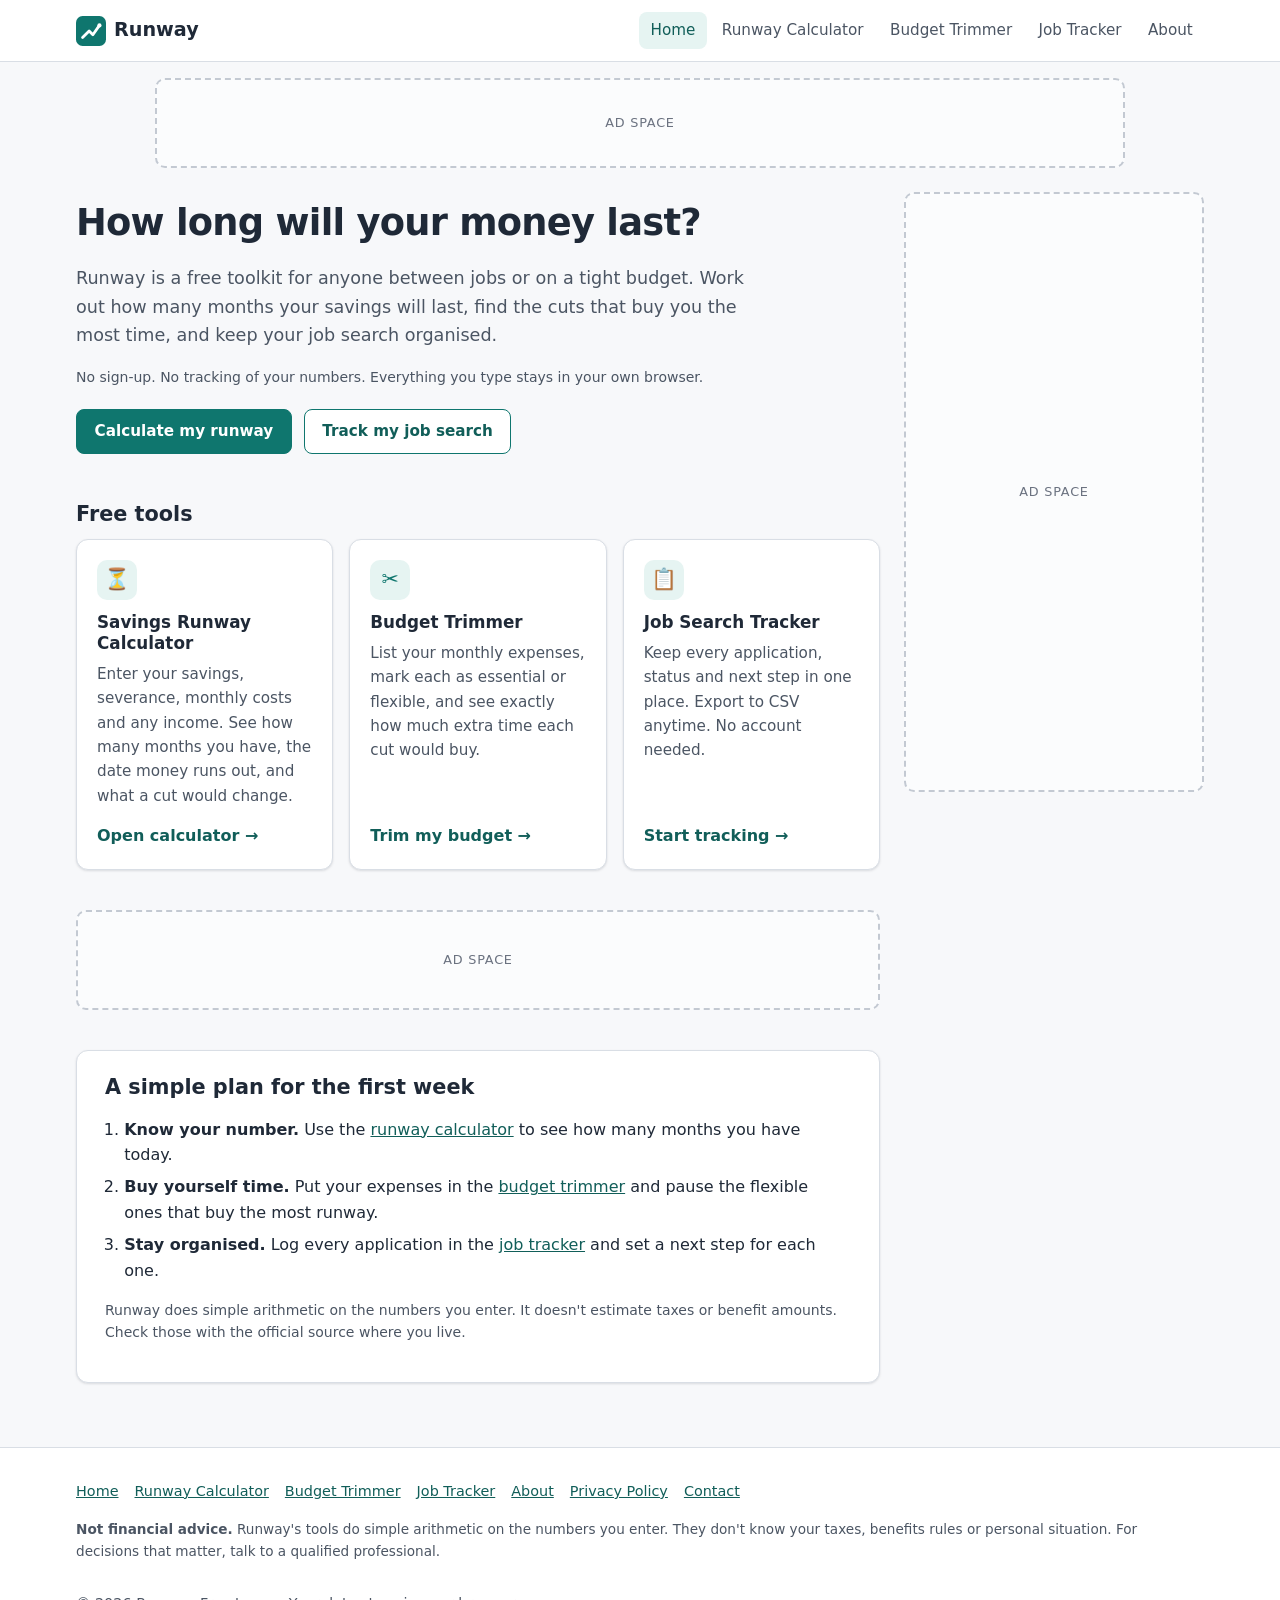
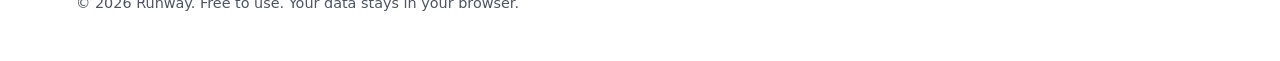
<file: index.html>
<!doctype html>
<html lang="en">
<head>
<meta charset="utf-8">
<meta name="viewport" content="width=device-width, initial-scale=1">
<title>Runway: Free Savings Runway Calculator & Job Search Tools</title>
<meta name="description" content="Free, private tools for people between jobs: see how long your savings will last, find which budget cuts buy the most time, and track job applications. No sign-up.">
<link rel="canonical" href="https://space-emporium.github.io/runway/">
<!-- NOTE: replace https://space-emporium.github.io/runway with your real domain here, in sitemap.xml and robots.txt -->
<meta property="og:type" content="website">
<meta property="og:site_name" content="Runway">
<meta property="og:title" content="Runway: Free Savings Runway Calculator & Job Search Tools">
<meta property="og:description" content="Free, private tools for people between jobs: see how long your savings will last, find which budget cuts buy the most time, and track job applications. No sign-up.">
<meta property="og:url" content="https://space-emporium.github.io/runway/">
<meta property="og:image" content="https://space-emporium.github.io/runway/assets/og-image.png">
<meta property="og:image:width" content="1200">
<meta property="og:image:height" content="630">
<meta name="twitter:card" content="summary_large_image">
<meta name="theme-color" content="#0f766e">
<link rel="icon" href="favicon.svg" type="image/svg+xml">
<link rel="stylesheet" href="assets/css/style.css">
<script type="application/ld+json">{"@context":"https://schema.org","@type":"WebSite","name":"Runway","url":"https://space-emporium.github.io/runway/"}</script>
<!-- Google AdSense loader: uncomment after approval and replace the publisher ID.
<script async src="https://pagead2.googlesyndication.com/pagead/js/adsbygoogle.js?client=ca-pub-XXXXXXXXXXXXXXXX" crossorigin="anonymous"></script>
-->
</head>
<body>
<a class="skip-link" href="#main">Skip to content</a>
<header class="site-header">
  <div class="container">
    <a class="brand" href="index.html"><img src="favicon.svg" alt="" width="30" height="30">Runway</a>
    <nav class="nav" aria-label="Main"><ul><li><a href="index.html" aria-current="page">Home</a></li><li><a href="runway-calculator.html">Runway Calculator</a></li><li><a href="budget-trimmer.html">Budget Trimmer</a></li><li><a href="job-tracker.html">Job Tracker</a></li><li><a href="about.html">About</a></li></ul></nav>
  </div>
</header>
<div class="ad-top-wrap">
<aside class="ad-slot ad-top" aria-label="Advertisement">
  <!-- AD SLOT: Top banner (responsive leaderboard)
       After AdSense approval: 1) uncomment the AdSense loader in <head>,
       2) replace ca-pub-XXXXXXXXXXXXXXXX and data-ad-slot with your own IDs,
       3) uncomment the block below and delete the "Ad space" placeholder span.
  <ins class="adsbygoogle"
       style="display:block"
       data-ad-client="ca-pub-XXXXXXXXXXXXXXXX"
       data-ad-slot="0000000000"
       data-ad-format="auto"
       data-full-width-responsive="true"></ins>
  <script>(adsbygoogle = window.adsbygoogle || []).push({});</script>
  -->
  <span class="ad-label">Ad space</span>
</aside></div>
<div class="container layout has-sidebar">
<main id="main">
<section class="hero">
  <h1>How long will your money last?</h1>
  <p class="lead">Runway is a free toolkit for anyone between jobs or on a tight budget. Work out how many months your savings will last, find the cuts that buy you the most time, and keep your job search organised.</p>
  <p class="muted small">No sign-up. No tracking of your numbers. Everything you type stays in your own browser.</p>
  <div class="cta-row"><a class="btn" href="runway-calculator.html">Calculate my runway</a><a class="btn secondary" href="job-tracker.html">Track my job search</a></div>
</section>

<section aria-labelledby="tools-h" style="margin-top:2rem">
  <h2 id="tools-h">Free tools</h2>
  <div class="tool-grid">
    <a class="tool-card" href="runway-calculator.html">
      <span class="icon" aria-hidden="true">⏳</span><h3>Savings Runway Calculator</h3>
      <p>Enter your savings, severance, monthly costs and any income. See how many months you have, the date money runs out, and what a cut would change.</p>
      <span class="go">Open calculator →</span></a>
    <a class="tool-card" href="budget-trimmer.html">
      <span class="icon" aria-hidden="true">✂️</span><h3>Budget Trimmer</h3>
      <p>List your monthly expenses, mark each as essential or flexible, and see exactly how much extra time each cut would buy.</p>
      <span class="go">Trim my budget →</span></a>
    <a class="tool-card" href="job-tracker.html">
      <span class="icon" aria-hidden="true">📋</span><h3>Job Search Tracker</h3>
      <p>Keep every application, status and next step in one place. Export to CSV anytime. No account needed.</p>
      <span class="go">Start tracking →</span></a>
  </div>
</section>


<aside class="ad-slot ad-incontent" aria-label="Advertisement">
  <!-- AD SLOT: In-content (home, below tools)
       After AdSense approval: 1) uncomment the AdSense loader in <head>,
       2) replace ca-pub-XXXXXXXXXXXXXXXX and data-ad-slot with your own IDs,
       3) uncomment the block below and delete the "Ad space" placeholder span.
  <ins class="adsbygoogle"
       style="display:block"
       data-ad-client="ca-pub-XXXXXXXXXXXXXXXX"
       data-ad-slot="0000000000"
       data-ad-format="auto"
       data-full-width-responsive="true"></ins>
  <script>(adsbygoogle = window.adsbygoogle || []).push({});</script>
  -->
  <span class="ad-label">Ad space</span>
</aside>

<section class="card" aria-labelledby="how-h">
  <h2 id="how-h">A simple plan for the first week</h2>
  <ol class="steps">
    <li><strong>Know your number.</strong> Use the <a href="runway-calculator.html">runway calculator</a> to see how many months you have today.</li>
    <li><strong>Buy yourself time.</strong> Put your expenses in the <a href="budget-trimmer.html">budget trimmer</a> and pause the flexible ones that buy the most runway.</li>
    <li><strong>Stay organised.</strong> Log every application in the <a href="job-tracker.html">job tracker</a> and set a next step for each one.</li>
  </ol>
  <p class="muted small">Runway does simple arithmetic on the numbers you enter. It doesn't estimate taxes or benefit amounts. Check those with the official source where you live.</p>
</section>
</main>
<div class="sidebar">
<aside class="ad-slot ad-sidebar" aria-label="Advertisement">
  <!-- AD SLOT: Sidebar 300x600 (desktop only, hidden on mobile)
       After AdSense approval: 1) uncomment the AdSense loader in <head>,
       2) replace ca-pub-XXXXXXXXXXXXXXXX and data-ad-slot with your own IDs,
       3) uncomment the block below and delete the "Ad space" placeholder span.
  <ins class="adsbygoogle"
       style="display:block"
       data-ad-client="ca-pub-XXXXXXXXXXXXXXXX"
       data-ad-slot="0000000000"
       data-ad-format="auto"
       data-full-width-responsive="true"></ins>
  <script>(adsbygoogle = window.adsbygoogle || []).push({});</script>
  -->
  <span class="ad-label">Ad space</span>
</aside></div>
</div>
<footer class="site-footer">
  <div class="container">
    <nav aria-label="Footer"><ul>
      <li><a href="index.html">Home</a></li><li><a href="runway-calculator.html">Runway Calculator</a></li>
      <li><a href="budget-trimmer.html">Budget Trimmer</a></li><li><a href="job-tracker.html">Job Tracker</a></li>
      <li><a href="about.html">About</a></li><li><a href="privacy.html">Privacy Policy</a></li><li><a href="contact.html">Contact</a></li>
    </ul></nav>
    <p class="disclaimer"><strong>Not financial advice.</strong> Runway's tools do simple arithmetic on the numbers you enter. They don't know your taxes, benefits rules or personal situation. For decisions that matter, talk to a qualified professional.</p>
    <p>© <span id="year">2026</span> Runway. Free to use. Your data stays in your browser.</p>
  </div>
</footer>
<script src="assets/js/common.js" defer></script>

</body>
</html>
</file>
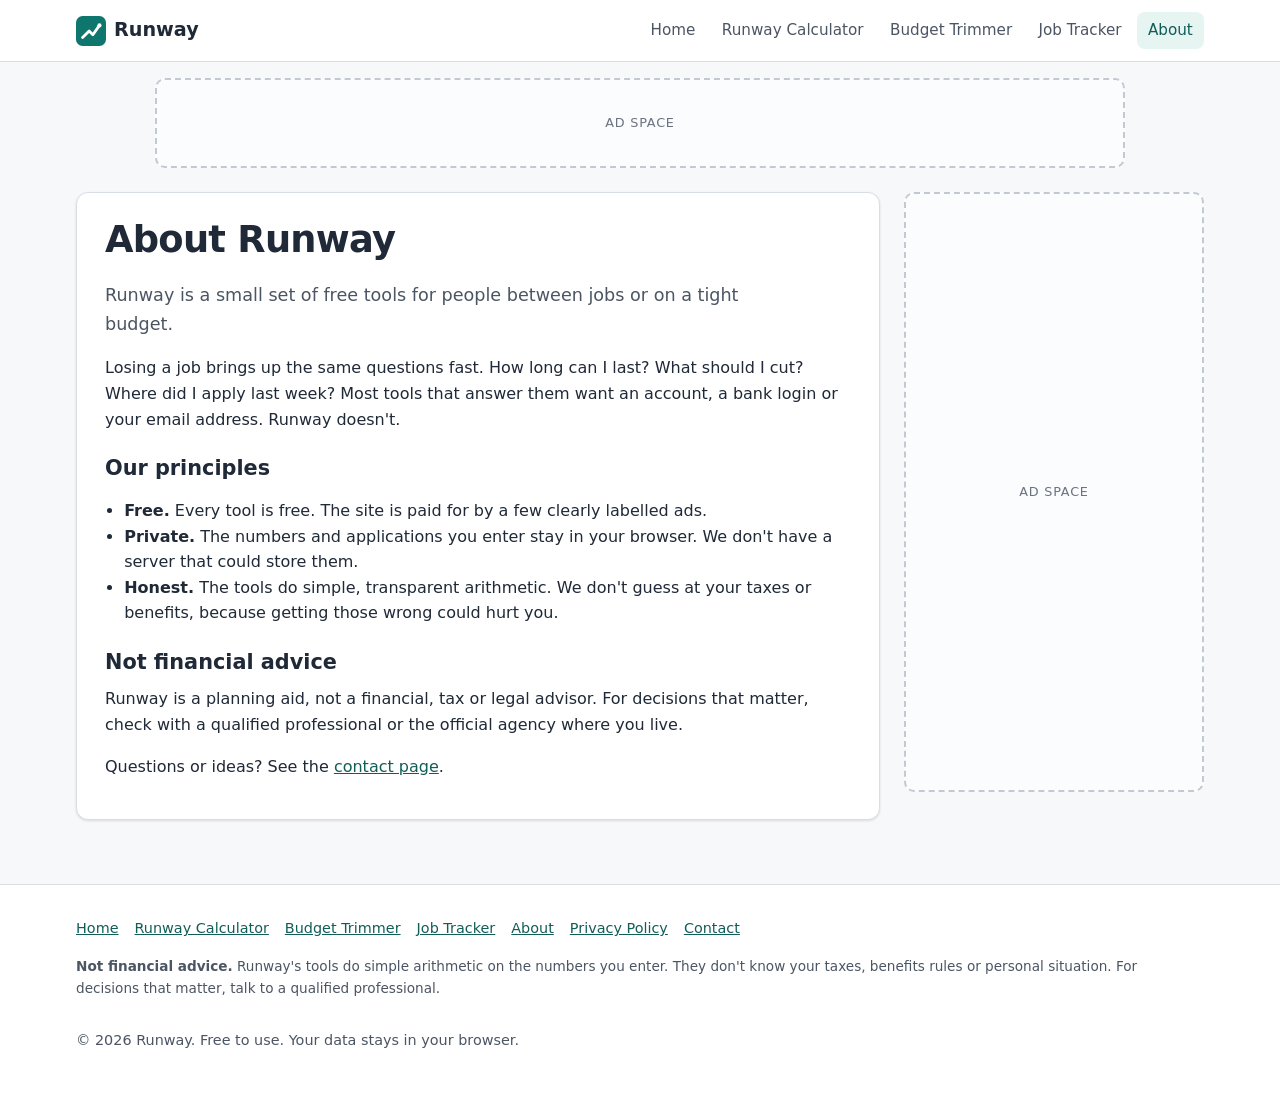
<file: about.html>
<!doctype html>
<html lang="en">
<head>
<meta charset="utf-8">
<meta name="viewport" content="width=device-width, initial-scale=1">
<title>About Runway | Runway</title>
<meta name="description" content="Runway is a free, private set of money and job-search tools for people between jobs, built by someone who has been there.">
<link rel="canonical" href="https://space-emporium.github.io/runway/about.html">
<!-- NOTE: replace https://space-emporium.github.io/runway with your real domain here, in sitemap.xml and robots.txt -->
<meta property="og:type" content="website">
<meta property="og:site_name" content="Runway">
<meta property="og:title" content="About Runway | Runway">
<meta property="og:description" content="Runway is a free, private set of money and job-search tools for people between jobs, built by someone who has been there.">
<meta property="og:url" content="https://space-emporium.github.io/runway/about.html">
<meta property="og:image" content="https://space-emporium.github.io/runway/assets/og-image.png">
<meta property="og:image:width" content="1200">
<meta property="og:image:height" content="630">
<meta name="twitter:card" content="summary_large_image">
<meta name="theme-color" content="#0f766e">
<link rel="icon" href="favicon.svg" type="image/svg+xml">
<link rel="stylesheet" href="assets/css/style.css">
<!-- Google AdSense loader: uncomment after approval and replace the publisher ID.
<script async src="https://pagead2.googlesyndication.com/pagead/js/adsbygoogle.js?client=ca-pub-XXXXXXXXXXXXXXXX" crossorigin="anonymous"></script>
-->
</head>
<body>
<a class="skip-link" href="#main">Skip to content</a>
<header class="site-header">
  <div class="container">
    <a class="brand" href="index.html"><img src="favicon.svg" alt="" width="30" height="30">Runway</a>
    <nav class="nav" aria-label="Main"><ul><li><a href="index.html">Home</a></li><li><a href="runway-calculator.html">Runway Calculator</a></li><li><a href="budget-trimmer.html">Budget Trimmer</a></li><li><a href="job-tracker.html">Job Tracker</a></li><li><a href="about.html" aria-current="page">About</a></li></ul></nav>
  </div>
</header>
<div class="ad-top-wrap">
<aside class="ad-slot ad-top" aria-label="Advertisement">
  <!-- AD SLOT: Top banner (responsive leaderboard)
       After AdSense approval: 1) uncomment the AdSense loader in <head>,
       2) replace ca-pub-XXXXXXXXXXXXXXXX and data-ad-slot with your own IDs,
       3) uncomment the block below and delete the "Ad space" placeholder span.
  <ins class="adsbygoogle"
       style="display:block"
       data-ad-client="ca-pub-XXXXXXXXXXXXXXXX"
       data-ad-slot="0000000000"
       data-ad-format="auto"
       data-full-width-responsive="true"></ins>
  <script>(adsbygoogle = window.adsbygoogle || []).push({});</script>
  -->
  <span class="ad-label">Ad space</span>
</aside></div>
<div class="container layout has-sidebar">
<main id="main">
<article class="card prose">
  <h1>About Runway</h1>
  <p class="lead">Runway is a small set of free tools for people between jobs or on a tight budget.</p>
  <p>Losing a job brings up the same questions fast. How long can I last? What should I cut? Where did I apply last week? Most tools that answer them want an account, a bank login or your email address. Runway doesn't.</p>
  <h2>Our principles</h2>
  <ul>
    <li><strong>Free.</strong> Every tool is free. The site is paid for by a few clearly labelled ads.</li>
    <li><strong>Private.</strong> The numbers and applications you enter stay in your browser. We don't have a server that could store them.</li>
    <li><strong>Honest.</strong> The tools do simple, transparent arithmetic. We don't guess at your taxes or benefits, because getting those wrong could hurt you.</li>
  </ul>
  <h2>Not financial advice</h2>
  <p>Runway is a planning aid, not a financial, tax or legal advisor. For decisions that matter, check with a qualified professional or the official agency where you live.</p>
  <p>Questions or ideas? See the <a href="contact.html">contact page</a>.</p>
</article>
</main>
<div class="sidebar">
<aside class="ad-slot ad-sidebar" aria-label="Advertisement">
  <!-- AD SLOT: Sidebar 300x600 (desktop only, hidden on mobile)
       After AdSense approval: 1) uncomment the AdSense loader in <head>,
       2) replace ca-pub-XXXXXXXXXXXXXXXX and data-ad-slot with your own IDs,
       3) uncomment the block below and delete the "Ad space" placeholder span.
  <ins class="adsbygoogle"
       style="display:block"
       data-ad-client="ca-pub-XXXXXXXXXXXXXXXX"
       data-ad-slot="0000000000"
       data-ad-format="auto"
       data-full-width-responsive="true"></ins>
  <script>(adsbygoogle = window.adsbygoogle || []).push({});</script>
  -->
  <span class="ad-label">Ad space</span>
</aside></div>
</div>
<footer class="site-footer">
  <div class="container">
    <nav aria-label="Footer"><ul>
      <li><a href="index.html">Home</a></li><li><a href="runway-calculator.html">Runway Calculator</a></li>
      <li><a href="budget-trimmer.html">Budget Trimmer</a></li><li><a href="job-tracker.html">Job Tracker</a></li>
      <li><a href="about.html">About</a></li><li><a href="privacy.html">Privacy Policy</a></li><li><a href="contact.html">Contact</a></li>
    </ul></nav>
    <p class="disclaimer"><strong>Not financial advice.</strong> Runway's tools do simple arithmetic on the numbers you enter. They don't know your taxes, benefits rules or personal situation. For decisions that matter, talk to a qualified professional.</p>
    <p>© <span id="year">2026</span> Runway. Free to use. Your data stays in your browser.</p>
  </div>
</footer>
<script src="assets/js/common.js" defer></script>

</body>
</html>
</file>
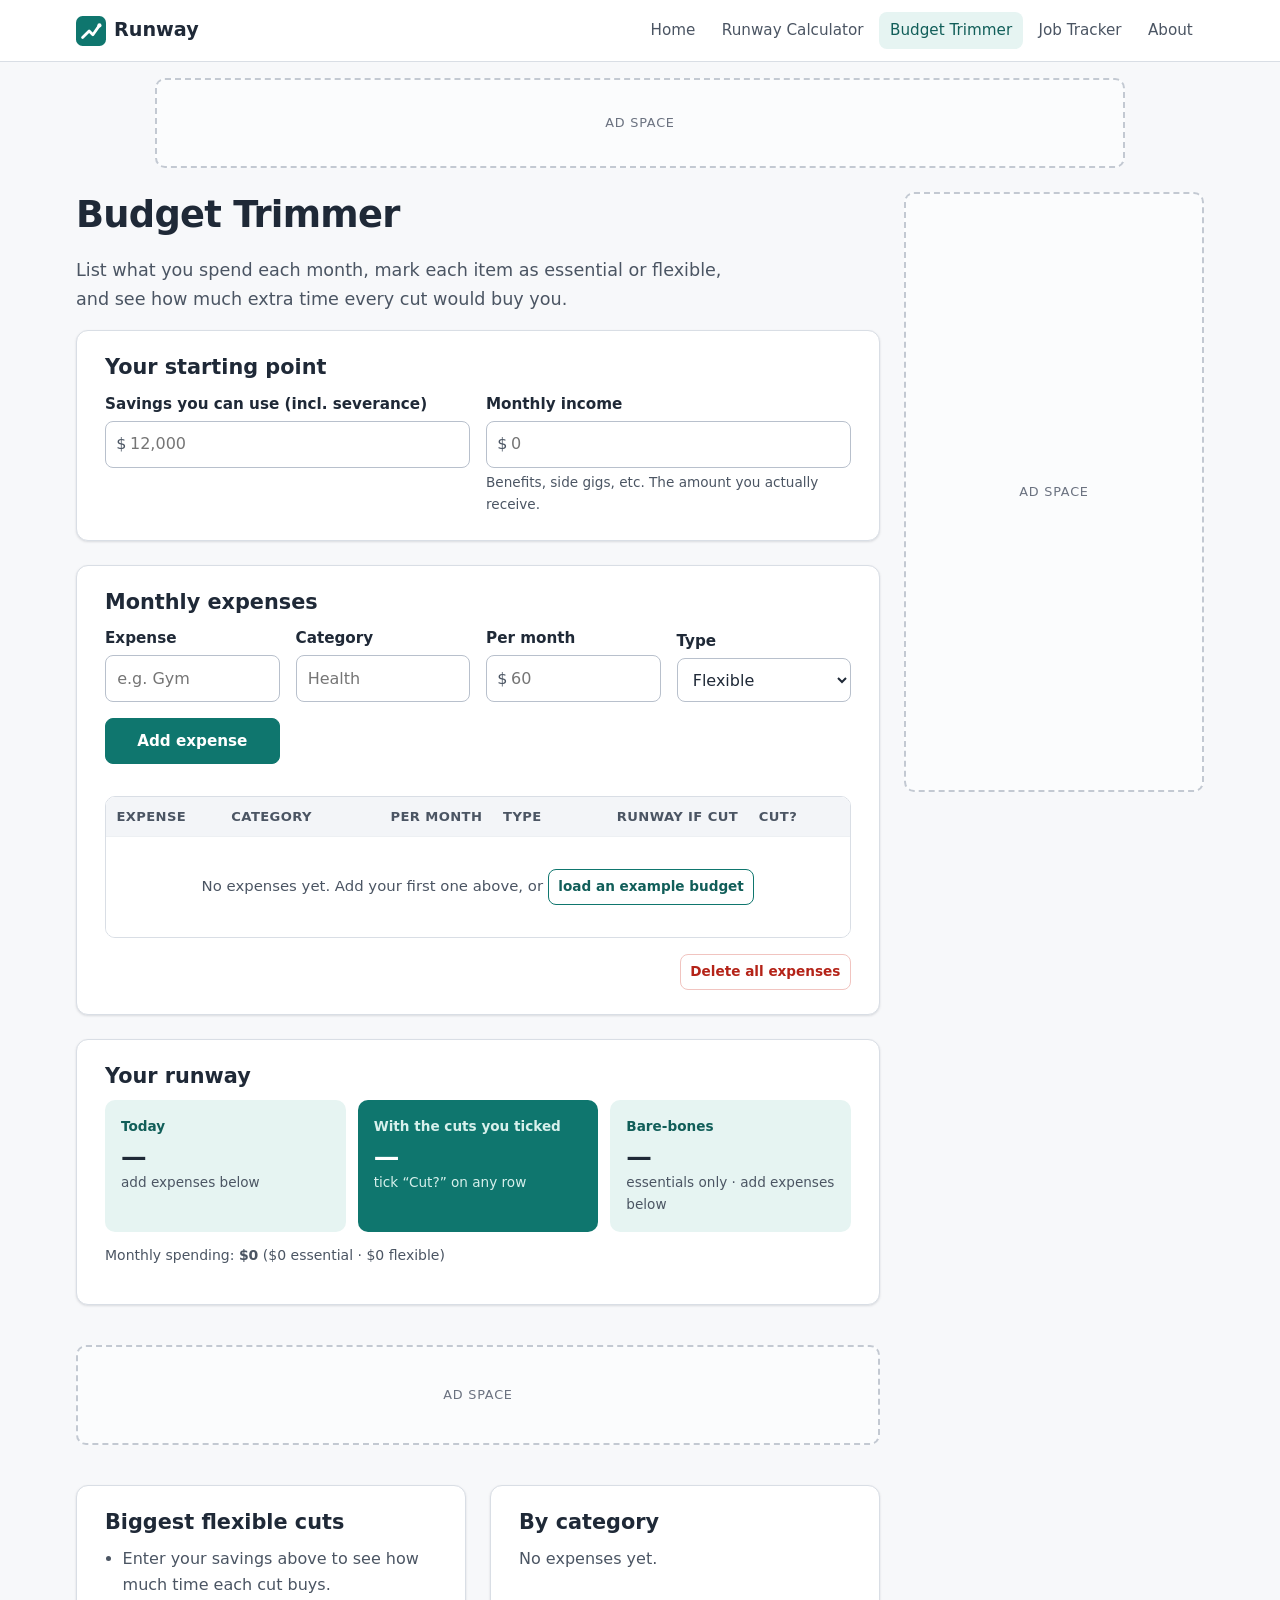
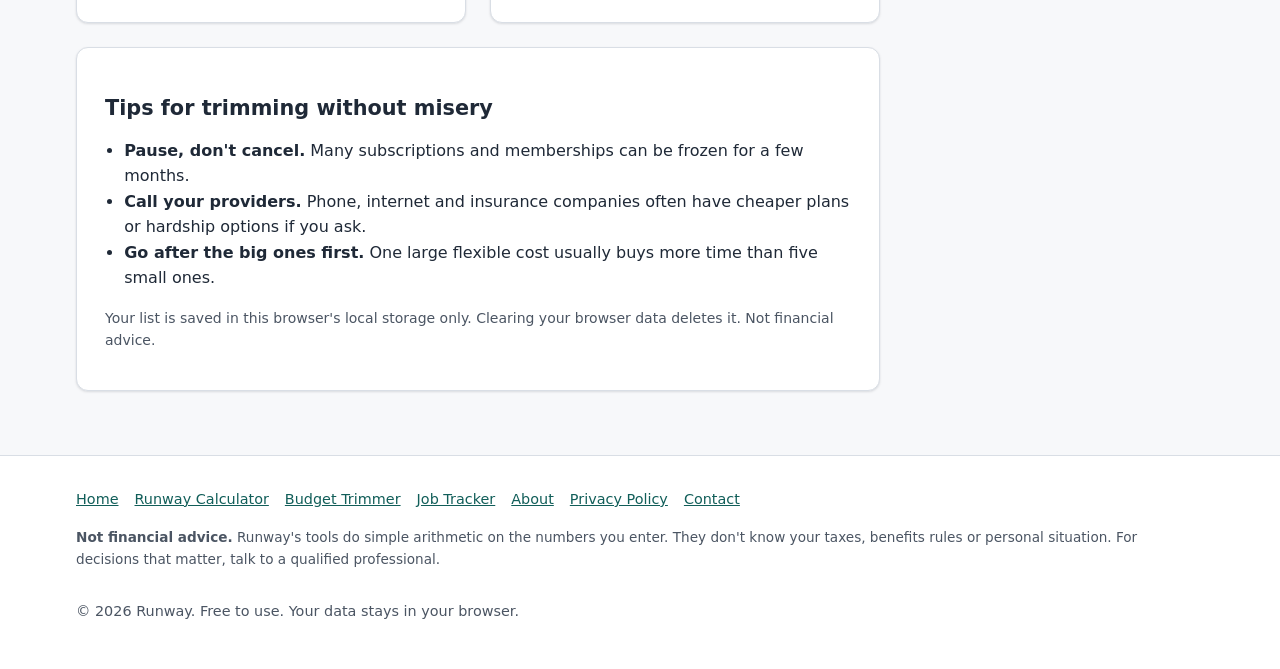
<file: budget-trimmer.html>
<!doctype html>
<html lang="en">
<head>
<meta charset="utf-8">
<meta name="viewport" content="width=device-width, initial-scale=1">
<title>Budget Trimmer: See How Much Runway Each Cut Buys | Runway</title>
<meta name="description" content="List your monthly expenses, mark them essential or flexible, and see how many extra months of runway each cut buys. Free and private, saved only in your browser.">
<link rel="canonical" href="https://space-emporium.github.io/runway/budget-trimmer.html">
<!-- NOTE: replace https://space-emporium.github.io/runway with your real domain here, in sitemap.xml and robots.txt -->
<meta property="og:type" content="website">
<meta property="og:site_name" content="Runway">
<meta property="og:title" content="Budget Trimmer: See How Much Runway Each Cut Buys | Runway">
<meta property="og:description" content="List your monthly expenses, mark them essential or flexible, and see how many extra months of runway each cut buys. Free and private, saved only in your browser.">
<meta property="og:url" content="https://space-emporium.github.io/runway/budget-trimmer.html">
<meta property="og:image" content="https://space-emporium.github.io/runway/assets/og-image.png">
<meta property="og:image:width" content="1200">
<meta property="og:image:height" content="630">
<meta name="twitter:card" content="summary_large_image">
<meta name="theme-color" content="#0f766e">
<link rel="icon" href="favicon.svg" type="image/svg+xml">
<link rel="stylesheet" href="assets/css/style.css">
<!-- Google AdSense loader: uncomment after approval and replace the publisher ID.
<script async src="https://pagead2.googlesyndication.com/pagead/js/adsbygoogle.js?client=ca-pub-XXXXXXXXXXXXXXXX" crossorigin="anonymous"></script>
-->
</head>
<body>
<a class="skip-link" href="#main">Skip to content</a>
<header class="site-header">
  <div class="container">
    <a class="brand" href="index.html"><img src="favicon.svg" alt="" width="30" height="30">Runway</a>
    <nav class="nav" aria-label="Main"><ul><li><a href="index.html">Home</a></li><li><a href="runway-calculator.html">Runway Calculator</a></li><li><a href="budget-trimmer.html" aria-current="page">Budget Trimmer</a></li><li><a href="job-tracker.html">Job Tracker</a></li><li><a href="about.html">About</a></li></ul></nav>
  </div>
</header>
<div class="ad-top-wrap">
<aside class="ad-slot ad-top" aria-label="Advertisement">
  <!-- AD SLOT: Top banner (responsive leaderboard)
       After AdSense approval: 1) uncomment the AdSense loader in <head>,
       2) replace ca-pub-XXXXXXXXXXXXXXXX and data-ad-slot with your own IDs,
       3) uncomment the block below and delete the "Ad space" placeholder span.
  <ins class="adsbygoogle"
       style="display:block"
       data-ad-client="ca-pub-XXXXXXXXXXXXXXXX"
       data-ad-slot="0000000000"
       data-ad-format="auto"
       data-full-width-responsive="true"></ins>
  <script>(adsbygoogle = window.adsbygoogle || []).push({});</script>
  -->
  <span class="ad-label">Ad space</span>
</aside></div>
<div class="container layout has-sidebar">
<main id="main">
<h1>Budget Trimmer</h1>
<p class="lead">List what you spend each month, mark each item as essential or flexible, and see how much extra time every cut would buy you.</p>

<div id="trimmer">
<section class="card" aria-labelledby="fin-h">
  <h2 id="fin-h">Your starting point</h2>
  <div class="form-grid">
    <div class="field"><label for="t-savings">Savings you can use (incl. severance)</label><span class="money"><input type="text" inputmode="decimal" id="t-savings" placeholder="12,000"></span></div>
    <div class="field"><label for="t-income">Monthly income</label><span class="money"><input type="text" inputmode="decimal" id="t-income" placeholder="0" aria-describedby="t-income-hint"></span><span class="hint" id="t-income-hint">Benefits, side gigs, etc. The amount you actually receive.</span></div>
  </div>
</section>

<section class="card" aria-labelledby="exp-h">
  <h2 id="exp-h">Monthly expenses</h2>
  <form id="add-form" class="form-grid" style="grid-template-columns:repeat(auto-fit,minmax(150px,1fr));align-items:end" novalidate>
    <div class="field"><label for="new-name">Expense</label><input type="text" id="new-name" placeholder="e.g. Gym"></div>
    <div class="field"><label for="new-cat">Category</label><input type="text" id="new-cat" list="cat-list" placeholder="Health"></div>
    <div class="field"><label for="new-amount">Per month</label><span class="money"><input type="text" inputmode="decimal" id="new-amount" placeholder="60"></span></div>
    <div class="field"><label for="new-type">Type</label><select id="new-type"><option value="flexible">Flexible</option><option value="essential">Essential</option></select></div>
    <div class="field"><button type="submit" class="btn">Add expense</button></div>
  </form>
  <datalist id="cat-list"></datalist>
  <p id="add-error" class="small" role="alert" style="color:#b42318;min-height:1.2em;margin:.5rem 0"></p>

  <div class="table-wrap">
    <table>
      <caption class="sr-only">Your monthly expenses and how much runway cutting each would add</caption>
      <thead><tr><th>Expense</th><th>Category</th><th class="num">Per month</th><th>Type</th><th class="num">Runway if cut</th><th>Cut?</th><th><span class="sr-only">Delete</span></th></tr></thead>
      <tbody id="items-body"></tbody>
    </table>
  </div>
  <div class="btn-row" style="justify-content:flex-end"><button type="button" class="btn danger small" id="clear-all">Delete all expenses</button></div>
</section>

<section class="card" aria-labelledby="sum-h" aria-live="polite">
  <h2 id="sum-h">Your runway</h2>
  <div class="stat-grid">
    <div class="stat"><div class="k">Today</div><div class="v" id="s-current">—</div><div class="s" id="s-current-sub"></div></div>
    <div class="stat big"><div class="k">With the cuts you ticked</div><div class="v" id="s-selected">—</div><div class="s" id="s-selected-sub"></div></div>
    <div class="stat"><div class="k">Bare-bones</div><div class="v" id="s-bare">—</div><div class="s" id="s-bare-sub"></div></div>
  </div>
  <p class="small muted" style="margin-top:.75rem">Monthly spending: <strong id="s-total">$0</strong> (<span id="s-split"></span>)</p>
</section>


<aside class="ad-slot ad-incontent" aria-label="Advertisement">
  <!-- AD SLOT: In-content, after results
       After AdSense approval: 1) uncomment the AdSense loader in <head>,
       2) replace ca-pub-XXXXXXXXXXXXXXXX and data-ad-slot with your own IDs,
       3) uncomment the block below and delete the "Ad space" placeholder span.
  <ins class="adsbygoogle"
       style="display:block"
       data-ad-client="ca-pub-XXXXXXXXXXXXXXXX"
       data-ad-slot="0000000000"
       data-ad-format="auto"
       data-full-width-responsive="true"></ins>
  <script>(adsbygoogle = window.adsbygoogle || []).push({});</script>
  -->
  <span class="ad-label">Ad space</span>
</aside>

<div class="form-grid" style="gap:1.5rem">
  <section class="card" aria-labelledby="top-h" style="margin:0"><h2 id="top-h">Biggest flexible cuts</h2><ul id="top-cuts" style="padding-left:1.1rem;margin:0"></ul></section>
  <section class="card" aria-labelledby="cat-h" style="margin:0"><h2 id="cat-h">By category</h2><ul id="cat-breakdown" style="list-style:none;padding:0;margin:0"></ul></section>
</div>
</div>

<section class="card prose" aria-labelledby="tips-h" style="margin-top:1.5rem">
  <h2 id="tips-h">Tips for trimming without misery</h2>
  <ul>
    <li><strong>Pause, don't cancel.</strong> Many subscriptions and memberships can be frozen for a few months.</li>
    <li><strong>Call your providers.</strong> Phone, internet and insurance companies often have cheaper plans or hardship options if you ask.</li>
    <li><strong>Go after the big ones first.</strong> One large flexible cost usually buys more time than five small ones.</li>
  </ul>
  <p class="small muted">Your list is saved in this browser's local storage only. Clearing your browser data deletes it. Not financial advice.</p>
</section>
</main>
<div class="sidebar">
<aside class="ad-slot ad-sidebar" aria-label="Advertisement">
  <!-- AD SLOT: Sidebar 300x600 (desktop only, hidden on mobile)
       After AdSense approval: 1) uncomment the AdSense loader in <head>,
       2) replace ca-pub-XXXXXXXXXXXXXXXX and data-ad-slot with your own IDs,
       3) uncomment the block below and delete the "Ad space" placeholder span.
  <ins class="adsbygoogle"
       style="display:block"
       data-ad-client="ca-pub-XXXXXXXXXXXXXXXX"
       data-ad-slot="0000000000"
       data-ad-format="auto"
       data-full-width-responsive="true"></ins>
  <script>(adsbygoogle = window.adsbygoogle || []).push({});</script>
  -->
  <span class="ad-label">Ad space</span>
</aside></div>
</div>
<footer class="site-footer">
  <div class="container">
    <nav aria-label="Footer"><ul>
      <li><a href="index.html">Home</a></li><li><a href="runway-calculator.html">Runway Calculator</a></li>
      <li><a href="budget-trimmer.html">Budget Trimmer</a></li><li><a href="job-tracker.html">Job Tracker</a></li>
      <li><a href="about.html">About</a></li><li><a href="privacy.html">Privacy Policy</a></li><li><a href="contact.html">Contact</a></li>
    </ul></nav>
    <p class="disclaimer"><strong>Not financial advice.</strong> Runway's tools do simple arithmetic on the numbers you enter. They don't know your taxes, benefits rules or personal situation. For decisions that matter, talk to a qualified professional.</p>
    <p>© <span id="year">2026</span> Runway. Free to use. Your data stays in your browser.</p>
  </div>
</footer>
<script src="assets/js/common.js" defer></script>
<script src="assets/js/core.js" defer></script>
<script src="assets/js/trimmer.js" defer></script>
</body>
</html>
</file>
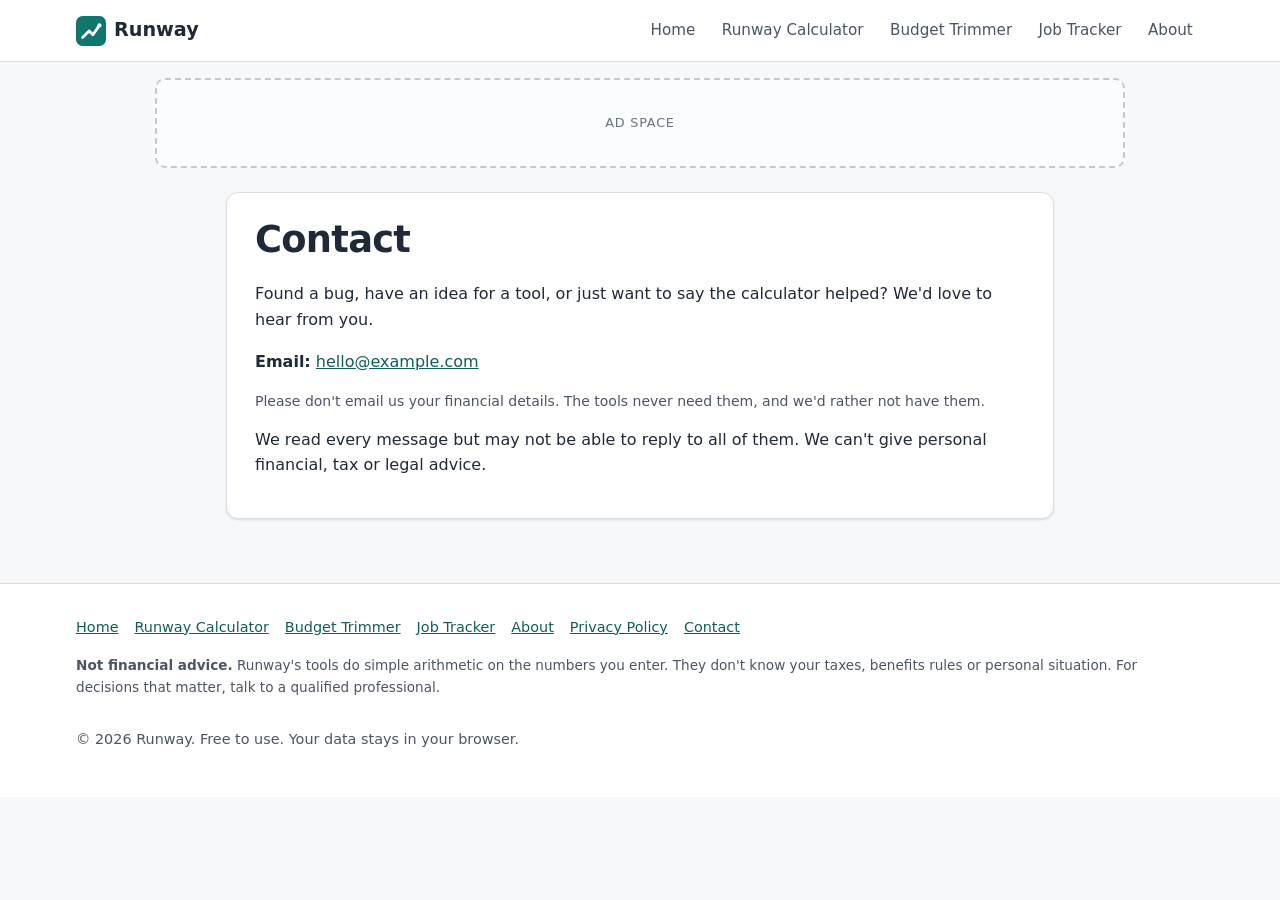
<file: contact.html>
<!doctype html>
<html lang="en">
<head>
<meta charset="utf-8">
<meta name="viewport" content="width=device-width, initial-scale=1">
<title>Contact | Runway</title>
<meta name="description" content="Get in touch with Runway with feedback, bug reports or ideas for new free tools.">
<link rel="canonical" href="https://space-emporium.github.io/runway/contact.html">
<!-- NOTE: replace https://space-emporium.github.io/runway with your real domain here, in sitemap.xml and robots.txt -->
<meta property="og:type" content="website">
<meta property="og:site_name" content="Runway">
<meta property="og:title" content="Contact | Runway">
<meta property="og:description" content="Get in touch with Runway with feedback, bug reports or ideas for new free tools.">
<meta property="og:url" content="https://space-emporium.github.io/runway/contact.html">
<meta property="og:image" content="https://space-emporium.github.io/runway/assets/og-image.png">
<meta property="og:image:width" content="1200">
<meta property="og:image:height" content="630">
<meta name="twitter:card" content="summary_large_image">
<meta name="theme-color" content="#0f766e">
<link rel="icon" href="favicon.svg" type="image/svg+xml">
<link rel="stylesheet" href="assets/css/style.css">
<!-- Google AdSense loader: uncomment after approval and replace the publisher ID.
<script async src="https://pagead2.googlesyndication.com/pagead/js/adsbygoogle.js?client=ca-pub-XXXXXXXXXXXXXXXX" crossorigin="anonymous"></script>
-->
</head>
<body>
<a class="skip-link" href="#main">Skip to content</a>
<header class="site-header">
  <div class="container">
    <a class="brand" href="index.html"><img src="favicon.svg" alt="" width="30" height="30">Runway</a>
    <nav class="nav" aria-label="Main"><ul><li><a href="index.html">Home</a></li><li><a href="runway-calculator.html">Runway Calculator</a></li><li><a href="budget-trimmer.html">Budget Trimmer</a></li><li><a href="job-tracker.html">Job Tracker</a></li><li><a href="about.html">About</a></li></ul></nav>
  </div>
</header>
<div class="ad-top-wrap">
<aside class="ad-slot ad-top" aria-label="Advertisement">
  <!-- AD SLOT: Top banner (responsive leaderboard)
       After AdSense approval: 1) uncomment the AdSense loader in <head>,
       2) replace ca-pub-XXXXXXXXXXXXXXXX and data-ad-slot with your own IDs,
       3) uncomment the block below and delete the "Ad space" placeholder span.
  <ins class="adsbygoogle"
       style="display:block"
       data-ad-client="ca-pub-XXXXXXXXXXXXXXXX"
       data-ad-slot="0000000000"
       data-ad-format="auto"
       data-full-width-responsive="true"></ins>
  <script>(adsbygoogle = window.adsbygoogle || []).push({});</script>
  -->
  <span class="ad-label">Ad space</span>
</aside></div>
<div class="container layout no-sidebar">
<main id="main">
<article class="card prose">
  <h1>Contact</h1>
  <p>Found a bug, have an idea for a tool, or just want to say the calculator helped? We'd love to hear from you.</p>
  <!-- REPLACE: put a real address here (a free Gmail/Proton alias works well). -->
  <p><strong>Email:</strong> <a href="mailto:hello@example.com">hello@example.com</a></p>
  <p class="muted small">Please don't email us your financial details. The tools never need them, and we'd rather not have them.</p>
  <p>We read every message but may not be able to reply to all of them. We can't give personal financial, tax or legal advice.</p>
</article>
</main>

</div>
<footer class="site-footer">
  <div class="container">
    <nav aria-label="Footer"><ul>
      <li><a href="index.html">Home</a></li><li><a href="runway-calculator.html">Runway Calculator</a></li>
      <li><a href="budget-trimmer.html">Budget Trimmer</a></li><li><a href="job-tracker.html">Job Tracker</a></li>
      <li><a href="about.html">About</a></li><li><a href="privacy.html">Privacy Policy</a></li><li><a href="contact.html">Contact</a></li>
    </ul></nav>
    <p class="disclaimer"><strong>Not financial advice.</strong> Runway's tools do simple arithmetic on the numbers you enter. They don't know your taxes, benefits rules or personal situation. For decisions that matter, talk to a qualified professional.</p>
    <p>© <span id="year">2026</span> Runway. Free to use. Your data stays in your browser.</p>
  </div>
</footer>
<script src="assets/js/common.js" defer></script>

</body>
</html>
</file>
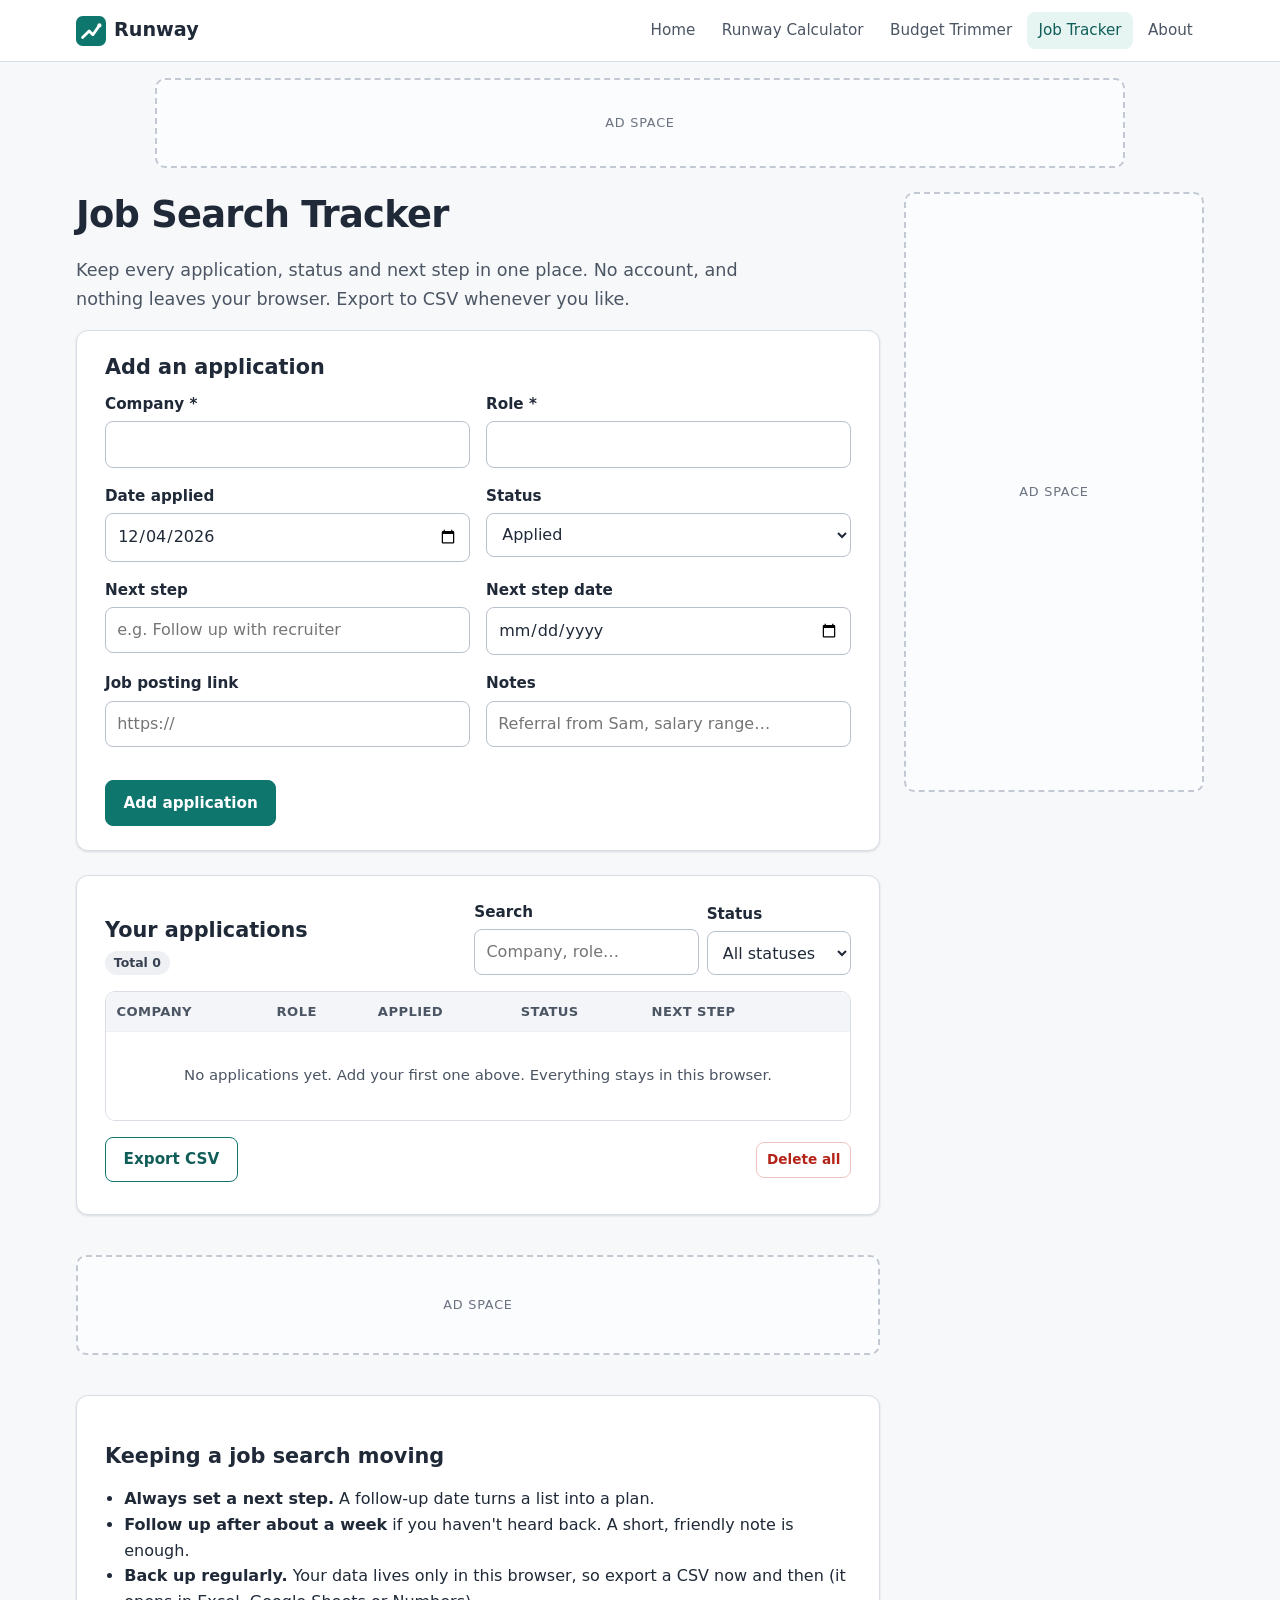
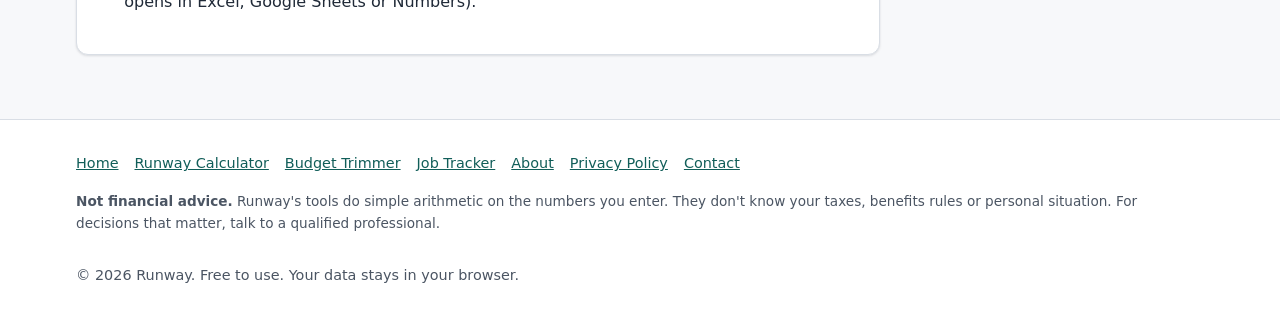
<file: job-tracker.html>
<!doctype html>
<html lang="en">
<head>
<meta charset="utf-8">
<meta name="viewport" content="width=device-width, initial-scale=1">
<title>Free Job Application Tracker (No Sign-Up, CSV Export) | Runway</title>
<meta name="description" content="A free, private job search tracker. Log company, role, date, status and next step for every application. Stored in your browser, with one-click CSV export.">
<link rel="canonical" href="https://space-emporium.github.io/runway/job-tracker.html">
<!-- NOTE: replace https://space-emporium.github.io/runway with your real domain here, in sitemap.xml and robots.txt -->
<meta property="og:type" content="website">
<meta property="og:site_name" content="Runway">
<meta property="og:title" content="Free Job Application Tracker (No Sign-Up, CSV Export) | Runway">
<meta property="og:description" content="A free, private job search tracker. Log company, role, date, status and next step for every application. Stored in your browser, with one-click CSV export.">
<meta property="og:url" content="https://space-emporium.github.io/runway/job-tracker.html">
<meta property="og:image" content="https://space-emporium.github.io/runway/assets/og-image.png">
<meta property="og:image:width" content="1200">
<meta property="og:image:height" content="630">
<meta name="twitter:card" content="summary_large_image">
<meta name="theme-color" content="#0f766e">
<link rel="icon" href="favicon.svg" type="image/svg+xml">
<link rel="stylesheet" href="assets/css/style.css">
<!-- Google AdSense loader: uncomment after approval and replace the publisher ID.
<script async src="https://pagead2.googlesyndication.com/pagead/js/adsbygoogle.js?client=ca-pub-XXXXXXXXXXXXXXXX" crossorigin="anonymous"></script>
-->
</head>
<body>
<a class="skip-link" href="#main">Skip to content</a>
<header class="site-header">
  <div class="container">
    <a class="brand" href="index.html"><img src="favicon.svg" alt="" width="30" height="30">Runway</a>
    <nav class="nav" aria-label="Main"><ul><li><a href="index.html">Home</a></li><li><a href="runway-calculator.html">Runway Calculator</a></li><li><a href="budget-trimmer.html">Budget Trimmer</a></li><li><a href="job-tracker.html" aria-current="page">Job Tracker</a></li><li><a href="about.html">About</a></li></ul></nav>
  </div>
</header>
<div class="ad-top-wrap">
<aside class="ad-slot ad-top" aria-label="Advertisement">
  <!-- AD SLOT: Top banner (responsive leaderboard)
       After AdSense approval: 1) uncomment the AdSense loader in <head>,
       2) replace ca-pub-XXXXXXXXXXXXXXXX and data-ad-slot with your own IDs,
       3) uncomment the block below and delete the "Ad space" placeholder span.
  <ins class="adsbygoogle"
       style="display:block"
       data-ad-client="ca-pub-XXXXXXXXXXXXXXXX"
       data-ad-slot="0000000000"
       data-ad-format="auto"
       data-full-width-responsive="true"></ins>
  <script>(adsbygoogle = window.adsbygoogle || []).push({});</script>
  -->
  <span class="ad-label">Ad space</span>
</aside></div>
<div class="container layout has-sidebar">
<main id="main">
<h1>Job Search Tracker</h1>
<p class="lead">Keep every application, status and next step in one place. No account, and nothing leaves your browser. Export to CSV whenever you like.</p>

<div id="tracker">
<section class="card" aria-labelledby="form-title">
  <h2 id="form-title">Add an application</h2>
  <form id="job-form" novalidate>
    <div class="form-grid">
      <div class="field"><label for="j-company">Company <span aria-hidden="true">*</span></label><input type="text" id="j-company" required autocomplete="off"></div>
      <div class="field"><label for="j-role">Role <span aria-hidden="true">*</span></label><input type="text" id="j-role" required autocomplete="off"></div>
      <div class="field"><label for="j-date">Date applied</label><input type="date" id="j-date"></div>
      <div class="field"><label for="j-status">Status</label><select id="j-status"></select></div>
      <div class="field"><label for="j-next">Next step</label><input type="text" id="j-next" placeholder="e.g. Follow up with recruiter"></div>
      <div class="field"><label for="j-next-date">Next step date</label><input type="date" id="j-next-date"></div>
      <div class="field"><label for="j-link">Job posting link</label><input type="url" id="j-link" placeholder="https://"></div>
      <div class="field"><label for="j-notes">Notes</label><input type="text" id="j-notes" placeholder="Referral from Sam, salary range…"></div>
    </div>
    <p id="form-error" class="small" role="alert" style="color:#b42318;min-height:1.2em;margin:.75rem 0 0"></p>
    <div class="btn-row" style="margin-top:.25rem">
      <button type="submit" class="btn" id="submit-job">Add application</button>
      <button type="button" class="btn ghost" id="cancel-edit" hidden>Cancel</button>
    </div>
  </form>
</section>

<section class="card" aria-labelledby="list-h">
  <div class="toolbar">
    <div><h2 id="list-h" style="margin-bottom:.4rem">Your applications</h2><div class="counts" id="counts"></div></div>
    <div style="display:flex;gap:.5rem;flex-wrap:wrap;align-items:end">
      <div class="field"><label for="search" class="small">Search</label><input type="text" id="search" placeholder="Company, role…" style="min-width:160px"></div>
      <div class="field"><label for="filter" class="small">Status</label><select id="filter"></select></div>
    </div>
  </div>
  <div class="table-wrap">
    <table>
      <caption class="sr-only">Job applications</caption>
      <thead><tr><th>Company</th><th>Role</th><th>Applied</th><th>Status</th><th>Next step</th><th><span class="sr-only">Actions</span></th></tr></thead>
      <tbody id="jobs-body"></tbody>
    </table>
  </div>
  <div class="btn-row" style="justify-content:space-between;align-items:center">
    <button type="button" class="btn secondary" id="export-csv">Export CSV</button>
    <button type="button" class="btn danger small" id="clear-jobs">Delete all</button>
  </div>
  <p id="status-msg" class="small muted" role="status" style="margin:.5rem 0 0"></p>
</section>
</div>


<aside class="ad-slot ad-incontent" aria-label="Advertisement">
  <!-- AD SLOT: In-content, below tracker
       After AdSense approval: 1) uncomment the AdSense loader in <head>,
       2) replace ca-pub-XXXXXXXXXXXXXXXX and data-ad-slot with your own IDs,
       3) uncomment the block below and delete the "Ad space" placeholder span.
  <ins class="adsbygoogle"
       style="display:block"
       data-ad-client="ca-pub-XXXXXXXXXXXXXXXX"
       data-ad-slot="0000000000"
       data-ad-format="auto"
       data-full-width-responsive="true"></ins>
  <script>(adsbygoogle = window.adsbygoogle || []).push({});</script>
  -->
  <span class="ad-label">Ad space</span>
</aside>

<section class="card prose" aria-labelledby="tips-h">
  <h2 id="tips-h">Keeping a job search moving</h2>
  <ul>
    <li><strong>Always set a next step.</strong> A follow-up date turns a list into a plan.</li>
    <li><strong>Follow up after about a week</strong> if you haven't heard back. A short, friendly note is enough.</li>
    <li><strong>Back up regularly.</strong> Your data lives only in this browser, so export a CSV now and then (it opens in Excel, Google Sheets or Numbers).</li>
  </ul>
</section>
</main>
<div class="sidebar">
<aside class="ad-slot ad-sidebar" aria-label="Advertisement">
  <!-- AD SLOT: Sidebar 300x600 (desktop only, hidden on mobile)
       After AdSense approval: 1) uncomment the AdSense loader in <head>,
       2) replace ca-pub-XXXXXXXXXXXXXXXX and data-ad-slot with your own IDs,
       3) uncomment the block below and delete the "Ad space" placeholder span.
  <ins class="adsbygoogle"
       style="display:block"
       data-ad-client="ca-pub-XXXXXXXXXXXXXXXX"
       data-ad-slot="0000000000"
       data-ad-format="auto"
       data-full-width-responsive="true"></ins>
  <script>(adsbygoogle = window.adsbygoogle || []).push({});</script>
  -->
  <span class="ad-label">Ad space</span>
</aside></div>
</div>
<footer class="site-footer">
  <div class="container">
    <nav aria-label="Footer"><ul>
      <li><a href="index.html">Home</a></li><li><a href="runway-calculator.html">Runway Calculator</a></li>
      <li><a href="budget-trimmer.html">Budget Trimmer</a></li><li><a href="job-tracker.html">Job Tracker</a></li>
      <li><a href="about.html">About</a></li><li><a href="privacy.html">Privacy Policy</a></li><li><a href="contact.html">Contact</a></li>
    </ul></nav>
    <p class="disclaimer"><strong>Not financial advice.</strong> Runway's tools do simple arithmetic on the numbers you enter. They don't know your taxes, benefits rules or personal situation. For decisions that matter, talk to a qualified professional.</p>
    <p>© <span id="year">2026</span> Runway. Free to use. Your data stays in your browser.</p>
  </div>
</footer>
<script src="assets/js/common.js" defer></script>
<script src="assets/js/core.js" defer></script>
<script src="assets/js/tracker.js" defer></script>
</body>
</html>
</file>
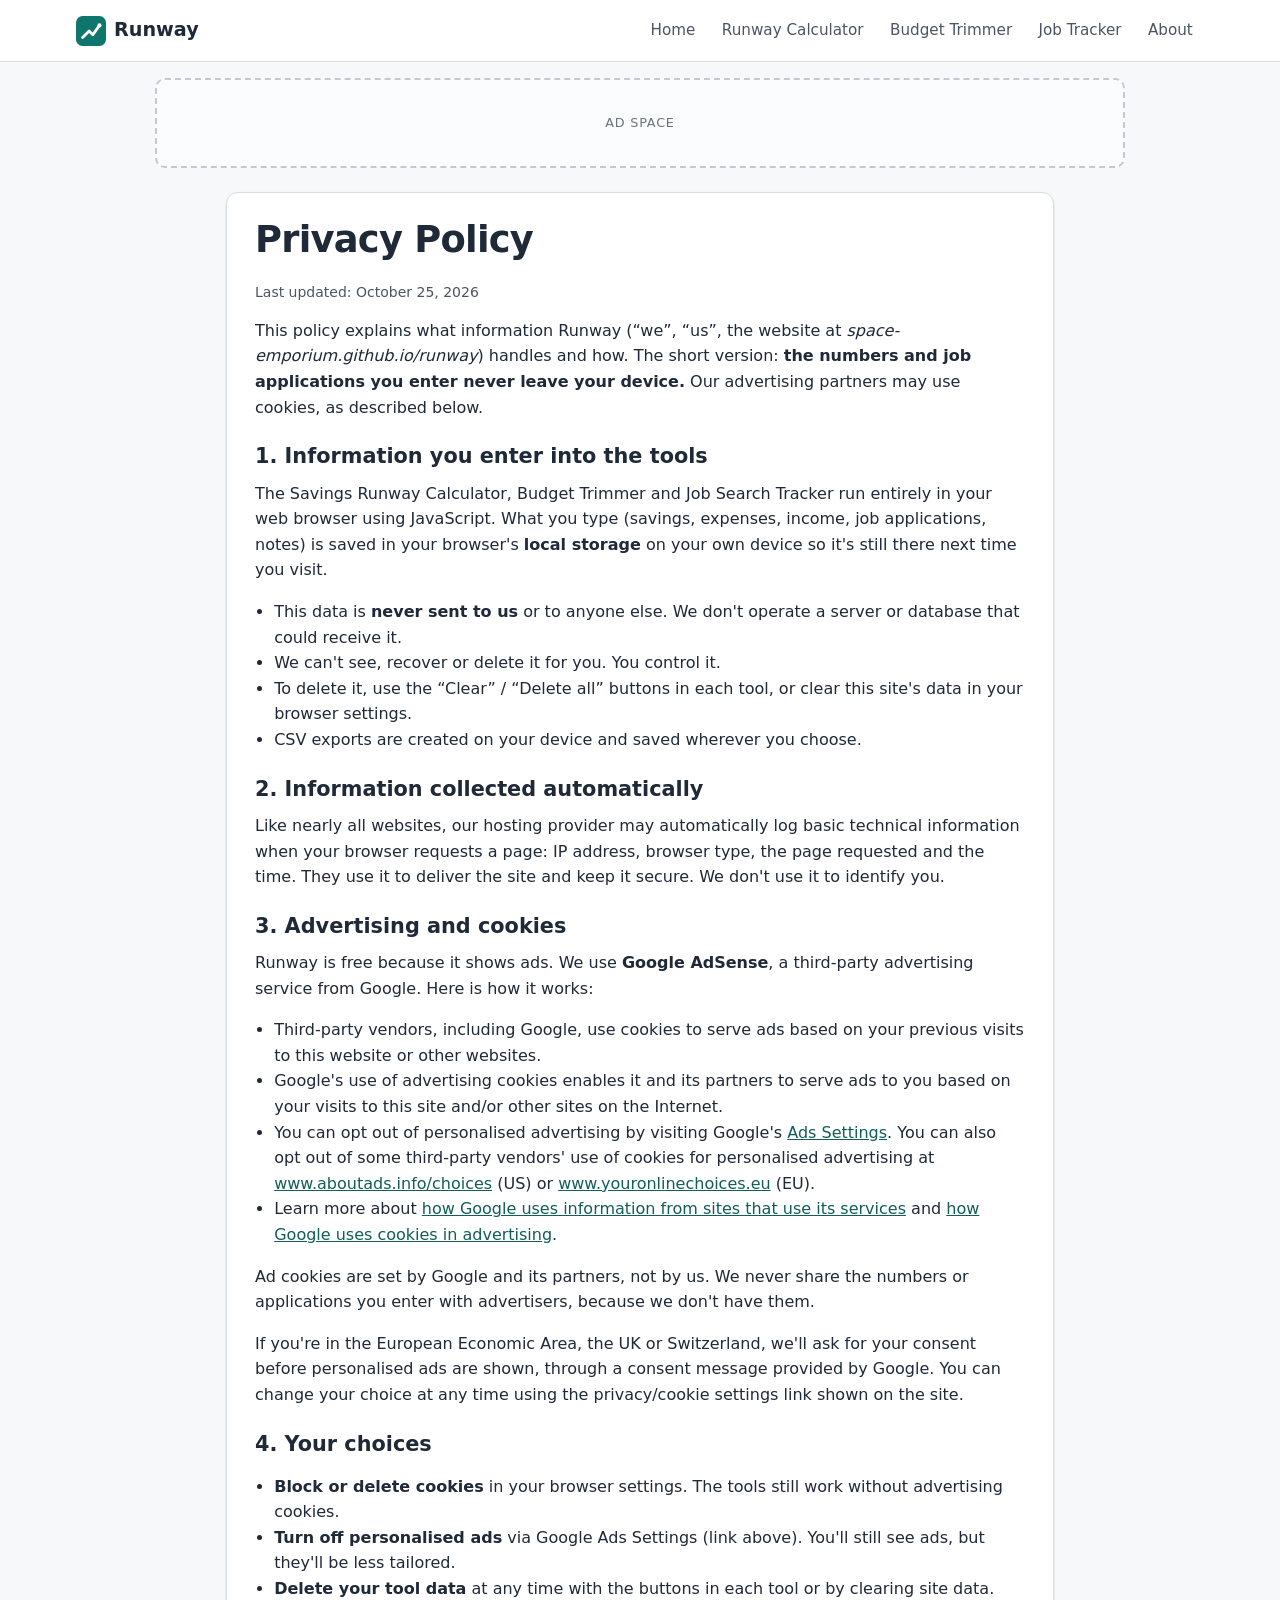
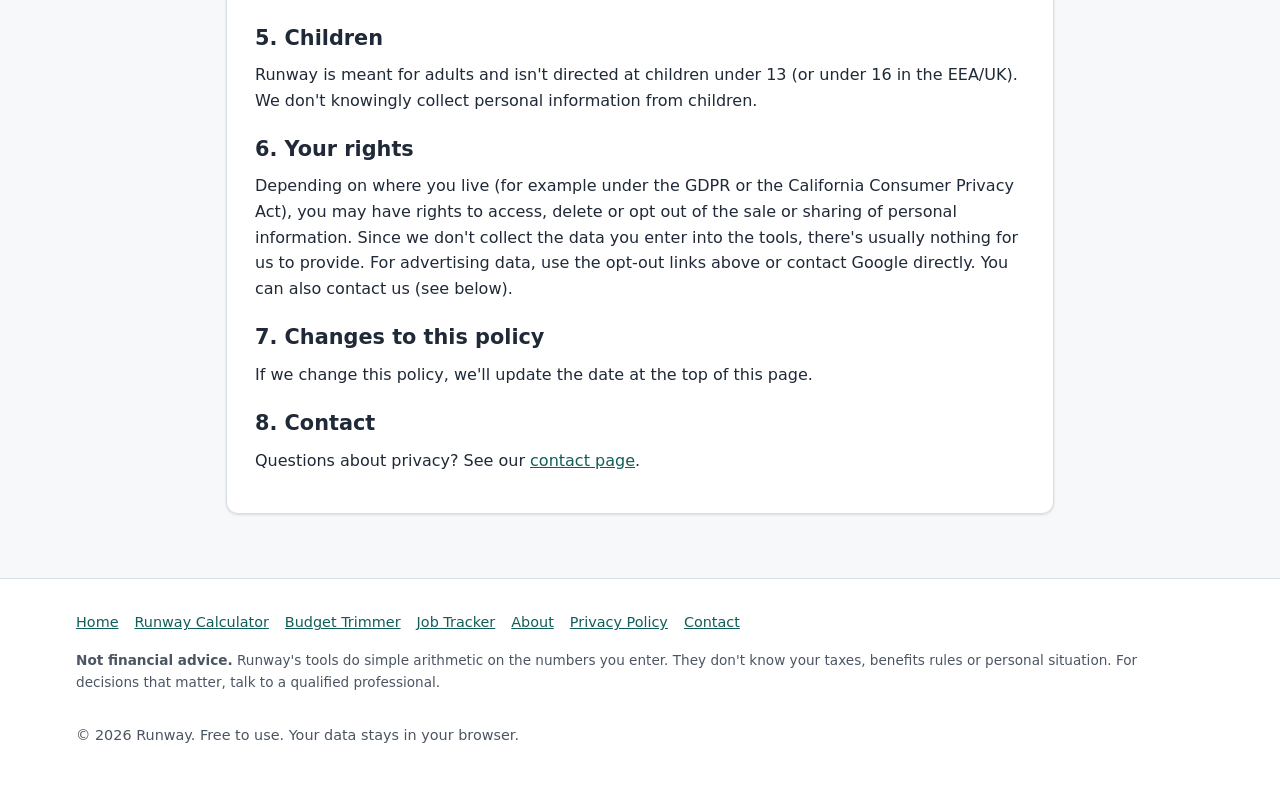
<file: privacy.html>
<!doctype html>
<html lang="en">
<head>
<meta charset="utf-8">
<meta name="viewport" content="width=device-width, initial-scale=1">
<title>Privacy Policy | Runway</title>
<meta name="description" content="Runway privacy policy: your financial numbers and job applications never leave your browser. Learn how advertising cookies from Google AdSense work and how to opt out.">
<link rel="canonical" href="https://space-emporium.github.io/runway/privacy.html">
<!-- NOTE: replace https://space-emporium.github.io/runway with your real domain here, in sitemap.xml and robots.txt -->
<meta property="og:type" content="website">
<meta property="og:site_name" content="Runway">
<meta property="og:title" content="Privacy Policy | Runway">
<meta property="og:description" content="Runway privacy policy: your financial numbers and job applications never leave your browser. Learn how advertising cookies from Google AdSense work and how to opt out.">
<meta property="og:url" content="https://space-emporium.github.io/runway/privacy.html">
<meta property="og:image" content="https://space-emporium.github.io/runway/assets/og-image.png">
<meta property="og:image:width" content="1200">
<meta property="og:image:height" content="630">
<meta name="twitter:card" content="summary_large_image">
<meta name="theme-color" content="#0f766e">
<link rel="icon" href="favicon.svg" type="image/svg+xml">
<link rel="stylesheet" href="assets/css/style.css">
<!-- Google AdSense loader: uncomment after approval and replace the publisher ID.
<script async src="https://pagead2.googlesyndication.com/pagead/js/adsbygoogle.js?client=ca-pub-XXXXXXXXXXXXXXXX" crossorigin="anonymous"></script>
-->
</head>
<body>
<a class="skip-link" href="#main">Skip to content</a>
<header class="site-header">
  <div class="container">
    <a class="brand" href="index.html"><img src="favicon.svg" alt="" width="30" height="30">Runway</a>
    <nav class="nav" aria-label="Main"><ul><li><a href="index.html">Home</a></li><li><a href="runway-calculator.html">Runway Calculator</a></li><li><a href="budget-trimmer.html">Budget Trimmer</a></li><li><a href="job-tracker.html">Job Tracker</a></li><li><a href="about.html">About</a></li></ul></nav>
  </div>
</header>
<div class="ad-top-wrap">
<aside class="ad-slot ad-top" aria-label="Advertisement">
  <!-- AD SLOT: Top banner (responsive leaderboard)
       After AdSense approval: 1) uncomment the AdSense loader in <head>,
       2) replace ca-pub-XXXXXXXXXXXXXXXX and data-ad-slot with your own IDs,
       3) uncomment the block below and delete the "Ad space" placeholder span.
  <ins class="adsbygoogle"
       style="display:block"
       data-ad-client="ca-pub-XXXXXXXXXXXXXXXX"
       data-ad-slot="0000000000"
       data-ad-format="auto"
       data-full-width-responsive="true"></ins>
  <script>(adsbygoogle = window.adsbygoogle || []).push({});</script>
  -->
  <span class="ad-label">Ad space</span>
</aside></div>
<div class="container layout no-sidebar">
<main id="main">
<article class="card prose">
  <h1>Privacy Policy</h1>
  <p class="muted small">Last updated: October 25, 2026</p>
  <p>This policy explains what information Runway (“we”, “us”, the website at <em>space-emporium.github.io/runway</em>) handles and how. The short version: <strong>the numbers and job applications you enter never leave your device.</strong> Our advertising partners may use cookies, as described below.</p>

  <h2>1. Information you enter into the tools</h2>
  <p>The Savings Runway Calculator, Budget Trimmer and Job Search Tracker run entirely in your web browser using JavaScript. What you type (savings, expenses, income, job applications, notes) is saved in your browser's <strong>local storage</strong> on your own device so it's still there next time you visit.</p>
  <ul>
    <li>This data is <strong>never sent to us</strong> or to anyone else. We don't operate a server or database that could receive it.</li>
    <li>We can't see, recover or delete it for you. You control it.</li>
    <li>To delete it, use the “Clear” / “Delete all” buttons in each tool, or clear this site's data in your browser settings.</li>
    <li>CSV exports are created on your device and saved wherever you choose.</li>
  </ul>

  <h2>2. Information collected automatically</h2>
  <p>Like nearly all websites, our hosting provider may automatically log basic technical information when your browser requests a page: IP address, browser type, the page requested and the time. They use it to deliver the site and keep it secure. We don't use it to identify you.</p>

  <h2>3. Advertising and cookies</h2>
  <p>Runway is free because it shows ads. We use <strong>Google AdSense</strong>, a third-party advertising service from Google. Here is how it works:</p>
  <ul>
    <li>Third-party vendors, including Google, use cookies to serve ads based on your previous visits to this website or other websites.</li>
    <li>Google's use of advertising cookies enables it and its partners to serve ads to you based on your visits to this site and/or other sites on the Internet.</li>
    <li>You can opt out of personalised advertising by visiting Google's <a href="https://adssettings.google.com/" rel="noopener">Ads Settings</a>. You can also opt out of some third-party vendors' use of cookies for personalised advertising at <a href="https://www.aboutads.info/choices/" rel="noopener">www.aboutads.info/choices</a> (US) or <a href="https://www.youronlinechoices.eu/" rel="noopener">www.youronlinechoices.eu</a> (EU).</li>
    <li>Learn more about <a href="https://policies.google.com/technologies/partner-sites" rel="noopener">how Google uses information from sites that use its services</a> and <a href="https://policies.google.com/technologies/ads" rel="noopener">how Google uses cookies in advertising</a>.</li>
  </ul>
  <p>Ad cookies are set by Google and its partners, not by us. We never share the numbers or applications you enter with advertisers, because we don't have them.</p>
  <p>If you're in the European Economic Area, the UK or Switzerland, we'll ask for your consent before personalised ads are shown, through a consent message provided by Google. You can change your choice at any time using the privacy/cookie settings link shown on the site.</p>

  <h2>4. Your choices</h2>
  <ul>
    <li><strong>Block or delete cookies</strong> in your browser settings. The tools still work without advertising cookies.</li>
    <li><strong>Turn off personalised ads</strong> via Google Ads Settings (link above). You'll still see ads, but they'll be less tailored.</li>
    <li><strong>Delete your tool data</strong> at any time with the buttons in each tool or by clearing site data.</li>
  </ul>

  <h2>5. Children</h2>
  <p>Runway is meant for adults and isn't directed at children under 13 (or under 16 in the EEA/UK). We don't knowingly collect personal information from children.</p>

  <h2>6. Your rights</h2>
  <p>Depending on where you live (for example under the GDPR or the California Consumer Privacy Act), you may have rights to access, delete or opt out of the sale or sharing of personal information. Since we don't collect the data you enter into the tools, there's usually nothing for us to provide. For advertising data, use the opt-out links above or contact Google directly. You can also contact us (see below).</p>

  <h2>7. Changes to this policy</h2>
  <p>If we change this policy, we'll update the date at the top of this page.</p>

  <h2>8. Contact</h2>
  <p>Questions about privacy? See our <a href="contact.html">contact page</a>.</p>
</article>
</main>

</div>
<footer class="site-footer">
  <div class="container">
    <nav aria-label="Footer"><ul>
      <li><a href="index.html">Home</a></li><li><a href="runway-calculator.html">Runway Calculator</a></li>
      <li><a href="budget-trimmer.html">Budget Trimmer</a></li><li><a href="job-tracker.html">Job Tracker</a></li>
      <li><a href="about.html">About</a></li><li><a href="privacy.html">Privacy Policy</a></li><li><a href="contact.html">Contact</a></li>
    </ul></nav>
    <p class="disclaimer"><strong>Not financial advice.</strong> Runway's tools do simple arithmetic on the numbers you enter. They don't know your taxes, benefits rules or personal situation. For decisions that matter, talk to a qualified professional.</p>
    <p>© <span id="year">2026</span> Runway. Free to use. Your data stays in your browser.</p>
  </div>
</footer>
<script src="assets/js/common.js" defer></script>

</body>
</html>
</file>
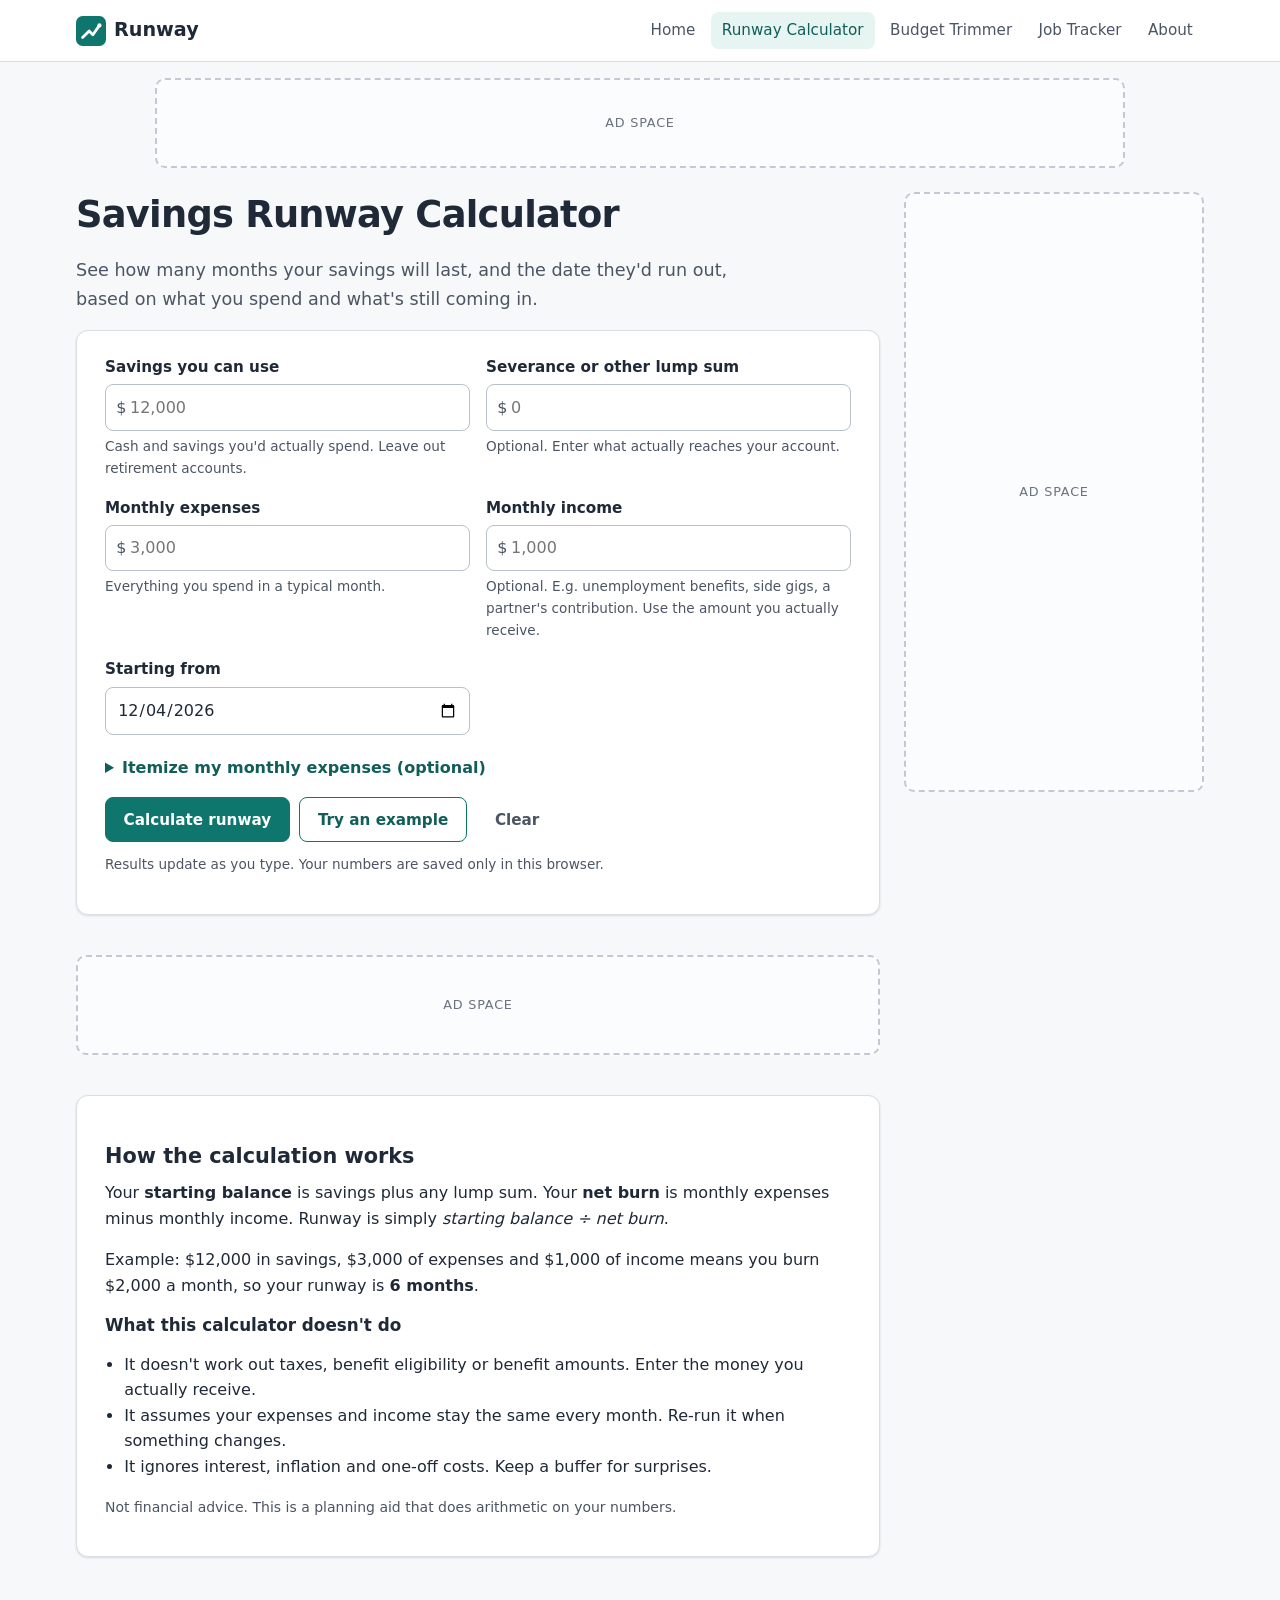
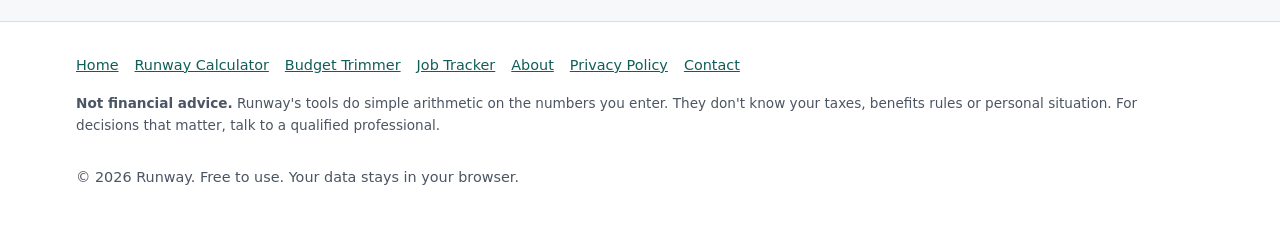
<file: runway-calculator.html>
<!doctype html>
<html lang="en">
<head>
<meta charset="utf-8">
<meta name="viewport" content="width=device-width, initial-scale=1">
<title>Savings Runway Calculator: How Long Will My Savings Last? | Runway</title>
<meta name="description" content="Free savings runway calculator. Enter savings, severance, monthly expenses and income to see how many months your money lasts and the date it runs out.">
<link rel="canonical" href="https://space-emporium.github.io/runway/runway-calculator.html">
<!-- NOTE: replace https://space-emporium.github.io/runway with your real domain here, in sitemap.xml and robots.txt -->
<meta property="og:type" content="website">
<meta property="og:site_name" content="Runway">
<meta property="og:title" content="Savings Runway Calculator: How Long Will My Savings Last? | Runway">
<meta property="og:description" content="Free savings runway calculator. Enter savings, severance, monthly expenses and income to see how many months your money lasts and the date it runs out.">
<meta property="og:url" content="https://space-emporium.github.io/runway/runway-calculator.html">
<meta property="og:image" content="https://space-emporium.github.io/runway/assets/og-image.png">
<meta property="og:image:width" content="1200">
<meta property="og:image:height" content="630">
<meta name="twitter:card" content="summary_large_image">
<meta name="theme-color" content="#0f766e">
<link rel="icon" href="favicon.svg" type="image/svg+xml">
<link rel="stylesheet" href="assets/css/style.css">
<script type="application/ld+json">{"@context":"https://schema.org","@type":"WebApplication","name":"Savings Runway Calculator","applicationCategory":"FinanceApplication","operatingSystem":"Any","offers":{"@type":"Offer","price":"0","priceCurrency":"USD"},"url":"https://space-emporium.github.io/runway/runway-calculator.html"}</script>
<!-- Google AdSense loader: uncomment after approval and replace the publisher ID.
<script async src="https://pagead2.googlesyndication.com/pagead/js/adsbygoogle.js?client=ca-pub-XXXXXXXXXXXXXXXX" crossorigin="anonymous"></script>
-->
</head>
<body>
<a class="skip-link" href="#main">Skip to content</a>
<header class="site-header">
  <div class="container">
    <a class="brand" href="index.html"><img src="favicon.svg" alt="" width="30" height="30">Runway</a>
    <nav class="nav" aria-label="Main"><ul><li><a href="index.html">Home</a></li><li><a href="runway-calculator.html" aria-current="page">Runway Calculator</a></li><li><a href="budget-trimmer.html">Budget Trimmer</a></li><li><a href="job-tracker.html">Job Tracker</a></li><li><a href="about.html">About</a></li></ul></nav>
  </div>
</header>
<div class="ad-top-wrap">
<aside class="ad-slot ad-top" aria-label="Advertisement">
  <!-- AD SLOT: Top banner (responsive leaderboard)
       After AdSense approval: 1) uncomment the AdSense loader in <head>,
       2) replace ca-pub-XXXXXXXXXXXXXXXX and data-ad-slot with your own IDs,
       3) uncomment the block below and delete the "Ad space" placeholder span.
  <ins class="adsbygoogle"
       style="display:block"
       data-ad-client="ca-pub-XXXXXXXXXXXXXXXX"
       data-ad-slot="0000000000"
       data-ad-format="auto"
       data-full-width-responsive="true"></ins>
  <script>(adsbygoogle = window.adsbygoogle || []).push({});</script>
  -->
  <span class="ad-label">Ad space</span>
</aside></div>
<div class="container layout has-sidebar">
<main id="main">
<h1>Savings Runway Calculator</h1>
<p class="lead">See how many months your savings will last, and the date they'd run out, based on what you spend and what's still coming in.</p>

<section class="card" aria-labelledby="inputs-h">
  <h2 id="inputs-h" class="sr-only">Your numbers</h2>
  <form id="runway-form" novalidate>
    <div class="form-grid">
      <div class="field"><label for="savings">Savings you can use</label>
        <span class="money"><input type="text" inputmode="decimal" id="savings" placeholder="12,000" aria-describedby="savings-hint"></span>
        <span class="hint" id="savings-hint">Cash and savings you'd actually spend. Leave out retirement accounts.</span></div>
      <div class="field"><label for="severance">Severance or other lump sum</label>
        <span class="money"><input type="text" inputmode="decimal" id="severance" placeholder="0" aria-describedby="severance-hint"></span>
        <span class="hint" id="severance-hint">Optional. Enter what actually reaches your account.</span></div>
      <div class="field"><label for="expenses">Monthly expenses</label>
        <span class="money"><input type="text" inputmode="decimal" id="expenses" placeholder="3,000" aria-describedby="expenses-hint"></span>
        <span class="hint" id="expenses-hint">Everything you spend in a typical month.</span>
        <span class="hint" id="items-note" hidden>Filled in from your itemized list below.</span></div>
      <div class="field"><label for="income">Monthly income</label>
        <span class="money"><input type="text" inputmode="decimal" id="income" placeholder="1,000" aria-describedby="income-hint"></span>
        <span class="hint" id="income-hint">Optional. E.g. unemployment benefits, side gigs, a partner's contribution. Use the amount you actually receive.</span></div>
      <div class="field"><label for="start-date">Starting from</label>
        <input type="date" id="start-date"></div>
    </div>

    <details style="margin-top:1.25rem">
      <summary>Itemize my monthly expenses (optional)</summary>
      <p class="hint" style="margin-top:.5rem">Add a line for each bill. The total fills in “Monthly expenses” for you.</p>
      <div id="expense-items" class="item-list"></div>
      <div class="btn-row" style="align-items:center;justify-content:space-between">
        <button type="button" class="btn secondary small" id="add-item">+ Add expense</button>
        <span>Total: <strong id="items-total">$0</strong></span>
      </div>
    </details>

    <div class="btn-row">
      <button type="submit" class="btn">Calculate runway</button>
      <button type="button" class="btn secondary" id="example">Try an example</button>
      <button type="button" class="btn ghost" id="reset">Clear</button>
    </div>
    <p class="hint" style="margin-top:.75rem">Results update as you type. Your numbers are saved only in this browser.</p>
  </form>

  <section id="results" class="results" aria-live="polite" hidden>
    <h2>Your runway</h2>
    <div class="stat-grid">
      <div class="stat big"><div class="k">Runway</div><div class="v" id="out-months">0</div><div class="s" id="out-months-sub">months</div></div>
      <div class="stat"><div class="k">Days</div><div class="v" id="out-days">0</div><div class="s">from your start date</div></div>
      <div class="stat"><div class="k">Money runs out</div><div class="v" id="out-date" style="font-size:1.25rem">—</div><div class="s">if nothing changes</div></div>
    </div>
    <p class="small muted" style="margin-top:.75rem">Starting balance <strong id="out-balance">$0</strong> · Net burn <strong id="out-burn">$0</strong></p>
    <p id="out-message" class="notice"></p>

    <div class="whatif">
      <label class="label" for="cut">What if I cut <output id="cut-out" for="cut">$0/month</output> from my expenses?</label>
      <input type="range" id="cut" min="0" max="3000" step="25" value="0">
      <p id="cut-result" class="small" style="margin:.25rem 0 0">Drag the slider to see how a monthly cut changes your runway.</p>
    </div>

    <div class="chart-wrap">
      <h3>Balance at the start of each month</h3>
      <div class="chart-legend"><span><span class="swatch" style="background:#0f766e"></span>Current plan</span><span id="legend-cut" hidden><span class="swatch" style="background:#99d5cc"></span>With your cut</span></div>
      <div id="chart"></div>
      <p class="small muted" id="chart-note"></p>
      <details><summary>Show as a table</summary>
        <div class="table-wrap" style="margin-top:.5rem"><table><thead><tr><th>Month</th><th class="num">Start balance</th><th class="num">End balance</th></tr></thead><tbody id="schedule-body"></tbody></table></div>
      </details>
    </div>
  </section>
</section>


<aside class="ad-slot ad-incontent" aria-label="Advertisement">
  <!-- AD SLOT: In-content, after results
       After AdSense approval: 1) uncomment the AdSense loader in <head>,
       2) replace ca-pub-XXXXXXXXXXXXXXXX and data-ad-slot with your own IDs,
       3) uncomment the block below and delete the "Ad space" placeholder span.
  <ins class="adsbygoogle"
       style="display:block"
       data-ad-client="ca-pub-XXXXXXXXXXXXXXXX"
       data-ad-slot="0000000000"
       data-ad-format="auto"
       data-full-width-responsive="true"></ins>
  <script>(adsbygoogle = window.adsbygoogle || []).push({});</script>
  -->
  <span class="ad-label">Ad space</span>
</aside>

<section class="card prose" aria-labelledby="how-h">
  <h2 id="how-h">How the calculation works</h2>
  <p>Your <strong>starting balance</strong> is savings plus any lump sum. Your <strong>net burn</strong> is monthly expenses minus monthly income. Runway is simply <em>starting balance ÷ net burn</em>.</p>
  <p>Example: $12,000 in savings, $3,000 of expenses and $1,000 of income means you burn $2,000 a month, so your runway is <strong>6 months</strong>.</p>
  <h3>What this calculator doesn't do</h3>
  <ul>
    <li>It doesn't work out taxes, benefit eligibility or benefit amounts. Enter the money you actually receive.</li>
    <li>It assumes your expenses and income stay the same every month. Re-run it when something changes.</li>
    <li>It ignores interest, inflation and one-off costs. Keep a buffer for surprises.</li>
  </ul>
  <p class="small muted">Not financial advice. This is a planning aid that does arithmetic on your numbers.</p>
</section>
</main>
<div class="sidebar">
<aside class="ad-slot ad-sidebar" aria-label="Advertisement">
  <!-- AD SLOT: Sidebar 300x600 (desktop only, hidden on mobile)
       After AdSense approval: 1) uncomment the AdSense loader in <head>,
       2) replace ca-pub-XXXXXXXXXXXXXXXX and data-ad-slot with your own IDs,
       3) uncomment the block below and delete the "Ad space" placeholder span.
  <ins class="adsbygoogle"
       style="display:block"
       data-ad-client="ca-pub-XXXXXXXXXXXXXXXX"
       data-ad-slot="0000000000"
       data-ad-format="auto"
       data-full-width-responsive="true"></ins>
  <script>(adsbygoogle = window.adsbygoogle || []).push({});</script>
  -->
  <span class="ad-label">Ad space</span>
</aside></div>
</div>
<footer class="site-footer">
  <div class="container">
    <nav aria-label="Footer"><ul>
      <li><a href="index.html">Home</a></li><li><a href="runway-calculator.html">Runway Calculator</a></li>
      <li><a href="budget-trimmer.html">Budget Trimmer</a></li><li><a href="job-tracker.html">Job Tracker</a></li>
      <li><a href="about.html">About</a></li><li><a href="privacy.html">Privacy Policy</a></li><li><a href="contact.html">Contact</a></li>
    </ul></nav>
    <p class="disclaimer"><strong>Not financial advice.</strong> Runway's tools do simple arithmetic on the numbers you enter. They don't know your taxes, benefits rules or personal situation. For decisions that matter, talk to a qualified professional.</p>
    <p>© <span id="year">2026</span> Runway. Free to use. Your data stays in your browser.</p>
  </div>
</footer>
<script src="assets/js/common.js" defer></script>
<script src="assets/js/core.js" defer></script>
<script src="assets/js/runway.js" defer></script>
</body>
</html>
</file>
<file: assets/css/style.css>
/* Runway — single stylesheet. Light theme, one accent colour (teal). */
:root{
  --accent:#0f766e; --accent-dark:#115e59; --accent-soft:#e6f4f2;
  --text:#1f2937; --muted:#4b5563; --border:#d9dee5; --bg:#f7f8fa; --card:#fff;
  --danger:#b42318; --warn-bg:#fff7e6; --radius:12px;
  --shadow:0 1px 2px rgba(16,24,40,.05),0 1px 3px rgba(16,24,40,.08);
  font-family:system-ui,-apple-system,"Segoe UI",Roboto,"Helvetica Neue",Arial,sans-serif;
}
*,*::before,*::after{box-sizing:border-box}
html{-webkit-text-size-adjust:100%}
body{margin:0;background:var(--bg);color:var(--text);line-height:1.6;font-size:1rem}
img,svg{max-width:100%}
a{color:var(--accent-dark)}
a:hover{color:var(--accent)}
:focus-visible{outline:3px solid #f59e0b;outline-offset:2px;border-radius:4px}
h1,h2,h3{line-height:1.25;margin:0 0 .5em}
h1{font-size:clamp(1.6rem,4vw,2.3rem);letter-spacing:-.02em}
h2{font-size:1.3rem}
h3{font-size:1.05rem}
p{margin:0 0 1em}
.skip-link{position:absolute;left:-999px;top:0;background:#fff;padding:.5rem 1rem;z-index:10}
.skip-link:focus{left:.5rem;top:.5rem}
.container{max-width:1160px;margin:0 auto;padding:0 1rem}

/* Header */
.site-header{background:#fff;border-bottom:1px solid var(--border)}
.site-header .container{display:flex;align-items:center;justify-content:space-between;gap:1rem;flex-wrap:wrap;padding-top:.75rem;padding-bottom:.75rem}
.brand{display:flex;align-items:center;gap:.5rem;font-weight:700;font-size:1.2rem;color:var(--text);text-decoration:none}
.brand img{width:30px;height:30px}
.nav ul{list-style:none;display:flex;flex-wrap:wrap;gap:.25rem;margin:0;padding:0}
.nav a{display:block;padding:.4rem .7rem;border-radius:8px;color:var(--muted);text-decoration:none;font-weight:500;font-size:.95rem}
.nav a:hover{background:var(--accent-soft);color:var(--accent-dark)}
.nav a[aria-current="page"]{background:var(--accent-soft);color:var(--accent-dark)}

/* Layout */
.sidebar{display:none}
.layout{display:grid;grid-template-columns:minmax(0,1fr);gap:1.5rem;padding:1.5rem 1rem 2.5rem}
.layout.no-sidebar{max-width:860px}
@media (min-width:1000px){
  .layout.has-sidebar{grid-template-columns:minmax(0,1fr) 300px}
  .sidebar{display:block}
}
.sidebar .ad-slot{position:sticky;top:1rem;min-height:600px;margin:0}

.card{background:var(--card);border:1px solid var(--border);border-radius:var(--radius);padding:1.25rem;box-shadow:var(--shadow);margin-bottom:1.5rem}
@media (min-width:640px){.card{padding:1.5rem 1.75rem}}
.lead{font-size:1.1rem;color:var(--muted);max-width:60ch}
.muted{color:var(--muted)}
.small{font-size:.875rem}

/* Ad slots: clearly labelled, generous spacing so they never sit next to buttons. */
.ad-slot{display:flex;flex-direction:column;align-items:center;justify-content:center;
  border:2px dashed #c3c9d2;border-radius:10px;background:#fbfcfd;color:#6b7280;
  font-size:.8rem;letter-spacing:.06em;text-transform:uppercase;margin:2.5rem 0;min-height:100px;text-align:center;overflow:hidden}
.ad-slot .ad-label{padding:.5rem}
.ad-top-wrap{padding:1rem 1rem 0}
.ad-top-wrap .ad-slot{margin:0 auto;max-width:970px;min-height:90px}
@media (max-width:639px){.ad-top-wrap .ad-slot{min-height:60px}}

/* Hero & tool cards */
.hero{padding:.5rem 0 1rem}
.hero .cta-row{display:flex;flex-wrap:wrap;gap:.75rem;margin-top:1.25rem}
.tool-grid{display:grid;gap:1rem;grid-template-columns:1fr}
@media (min-width:700px){.tool-grid{grid-template-columns:repeat(3,1fr)}}
.tool-card{display:flex;flex-direction:column;background:#fff;border:1px solid var(--border);border-radius:var(--radius);padding:1.25rem;text-decoration:none;color:var(--text);box-shadow:var(--shadow);transition:border-color .15s,transform .15s}
.tool-card:hover{border-color:var(--accent);transform:translateY(-2px);color:var(--text)}
.tool-card .icon{width:40px;height:40px;border-radius:10px;background:var(--accent-soft);color:var(--accent);display:grid;place-items:center;font-size:1.3rem;margin-bottom:.75rem}
.tool-card p{color:var(--muted);font-size:.95rem;flex:1}
.tool-card .go{font-weight:600;color:var(--accent-dark)}
.steps{padding-left:1.2rem}
.steps li{margin-bottom:.4rem}

/* Forms */
.form-grid{display:grid;gap:1rem;grid-template-columns:1fr}
@media (min-width:560px){.form-grid{grid-template-columns:1fr 1fr}}
.field{display:flex;flex-direction:column;gap:.3rem}
.field label,.label{font-weight:600;font-size:.95rem}
.hint{font-size:.85rem;color:var(--muted)}
input[type=text],input[type=number],input[type=date],input[type=url],select,textarea{
  font:inherit;font-size:1rem;padding:.6rem .7rem;border:1px solid #b8c0cc;border-radius:8px;background:#fff;color:var(--text);width:100%;min-height:44px}
input:focus,select:focus,textarea:focus{border-color:var(--accent);outline:2px solid var(--accent-soft)}
.money{position:relative}
.money::before{content:"$";position:absolute;left:.7rem;top:50%;transform:translateY(-50%);color:var(--muted);pointer-events:none}
.money input{padding-left:1.5rem}
input[type=range]{width:100%;accent-color:var(--accent);min-height:32px}

.btn{display:inline-flex;align-items:center;justify-content:center;gap:.4rem;font:inherit;font-weight:600;font-size:.95rem;padding:.6rem 1.1rem;min-height:44px;border-radius:8px;border:1px solid var(--accent);background:var(--accent);color:#fff;cursor:pointer;text-decoration:none}
.btn:hover{background:var(--accent-dark);color:#fff}
.btn.secondary{background:#fff;color:var(--accent-dark)}
.btn.secondary:hover{background:var(--accent-soft)}
.btn.ghost{background:transparent;border-color:transparent;color:var(--muted)}
.btn.ghost:hover{background:#eef0f3;color:var(--text)}
.btn.danger{background:#fff;border-color:#f1c4c0;color:var(--danger)}
.btn.danger:hover{background:#fdecea}
.btn.small{padding:.3rem .6rem;min-height:36px;font-size:.85rem}
.btn-row{display:flex;flex-wrap:wrap;gap:.6rem;margin-top:1rem}

/* Results */
.results{border-top:1px solid var(--border);margin-top:1.5rem;padding-top:1.5rem}
.stat-grid{display:grid;gap:.75rem;grid-template-columns:1fr}
@media (min-width:560px){.stat-grid{grid-template-columns:repeat(3,1fr)}}
.stat{background:var(--accent-soft);border-radius:10px;padding:1rem}
.stat .k{font-size:.85rem;color:var(--accent-dark);font-weight:600}
.stat .v{font-size:1.6rem;font-weight:700;line-height:1.2;margin-top:.2rem;font-variant-numeric:tabular-nums}
.stat .s{font-size:.85rem;color:var(--muted)}
.stat.big{background:var(--accent);color:#fff}
.stat.big .k,.stat.big .s{color:#d7f0ec}
.notice{background:var(--warn-bg);border:1px solid #f5d9a8;border-radius:10px;padding:.75rem 1rem;font-size:.92rem}
.notice.good{background:#ecfdf3;border-color:#abefc6}
.whatif{background:#fafbfc;border:1px solid var(--border);border-radius:10px;padding:1rem;margin-top:1.25rem}
.whatif output{font-weight:700}
.chart-wrap{margin-top:1.25rem}
.chart-wrap svg{display:block;width:100%;height:auto}
.chart-legend{display:flex;gap:1rem;font-size:.85rem;color:var(--muted);flex-wrap:wrap}
.swatch{display:inline-block;width:12px;height:12px;border-radius:3px;margin-right:.35rem;vertical-align:-1px}

/* Tables */
.table-wrap{position:relative;overflow-x:auto;border:1px solid var(--border);border-radius:10px}
table{border-collapse:collapse;width:100%;font-size:.93rem;background:#fff}
th,td{text-align:left;padding:.55rem .65rem;border-bottom:1px solid #edf0f3;vertical-align:middle}
th{background:#f3f5f8;font-size:.82rem;text-transform:uppercase;letter-spacing:.03em;color:var(--muted)}
tbody tr:last-child td{border-bottom:none}
td input,td select{min-height:38px;padding:.35rem .5rem;font-size:.93rem}
td.num,th.num{text-align:right;font-variant-numeric:tabular-nums}
.pill{display:inline-block;font-size:.78rem;font-weight:600;padding:.15rem .55rem;border-radius:999px;background:#eef0f3;color:#374151;white-space:nowrap}
.pill.applied{background:#e0ecff;color:#1d4ed8}.pill.interviewing{background:#fef3c7;color:#92400e}
.pill.offer{background:#dcfce7;color:#166534}.pill.rejected{background:#fee2e2;color:#991b1b}
.pill.wishlist{background:#f3e8ff;color:#6b21a8}.pill.ghosted{background:#e5e7eb;color:#374151}
.empty{padding:2rem 1rem;text-align:center;color:var(--muted)}
.sr-only{position:absolute;width:1px;height:1px;padding:0;margin:-1px;overflow:hidden;clip:rect(0,0,0,0);white-space:nowrap;border:0}
.toolbar{display:flex;flex-wrap:wrap;gap:.75rem;align-items:end;justify-content:space-between;margin-bottom:1rem}
.counts{display:flex;flex-wrap:wrap;gap:.5rem}
details summary{cursor:pointer;font-weight:600;color:var(--accent-dark)}
.prose h2{margin-top:1.5rem}
.prose ul{padding-left:1.2rem}

/* Footer */
.site-footer{background:#fff;border-top:1px solid var(--border);padding:2rem 0;font-size:.9rem;color:var(--muted)}
.site-footer .container{display:grid;gap:1rem}
.site-footer nav ul{list-style:none;display:flex;flex-wrap:wrap;gap:1rem;margin:0;padding:0}
.disclaimer{font-size:.85rem}
@media print{.ad-slot,.ad-top-wrap,.sidebar,.site-header nav,.btn{display:none!important}}
.item-list{display:grid;gap:.5rem;margin-top:.75rem}
.item-row{display:grid;grid-template-columns:minmax(0,1fr) 130px 44px;gap:.5rem;align-items:center}
.item-row .btn{min-height:44px}
#items-body input[data-f=name]{min-width:140px}
#items-body input[data-f=category]{min-width:120px}
#items-body select{min-width:118px}
#items-body .gained{white-space:nowrap}
[hidden]{display:none!important}
.quick-status{min-width:132px}
</file>
